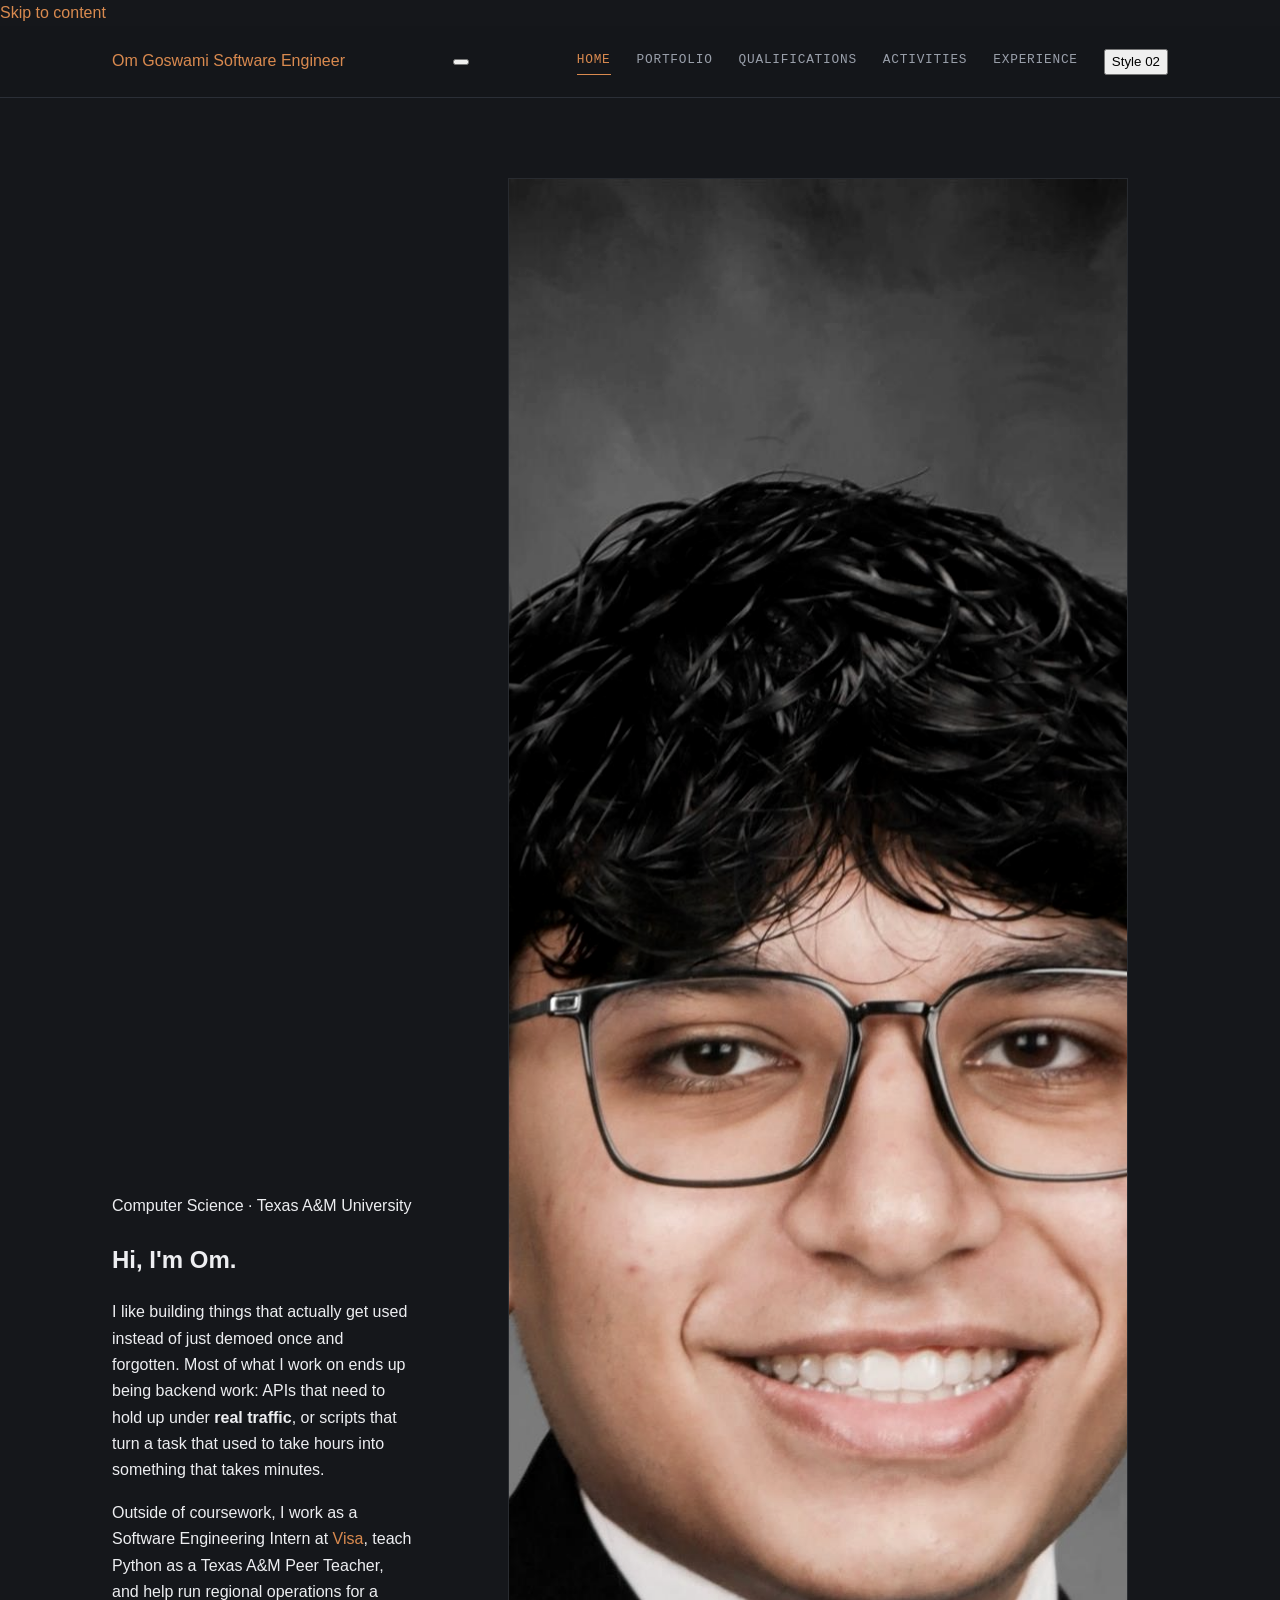
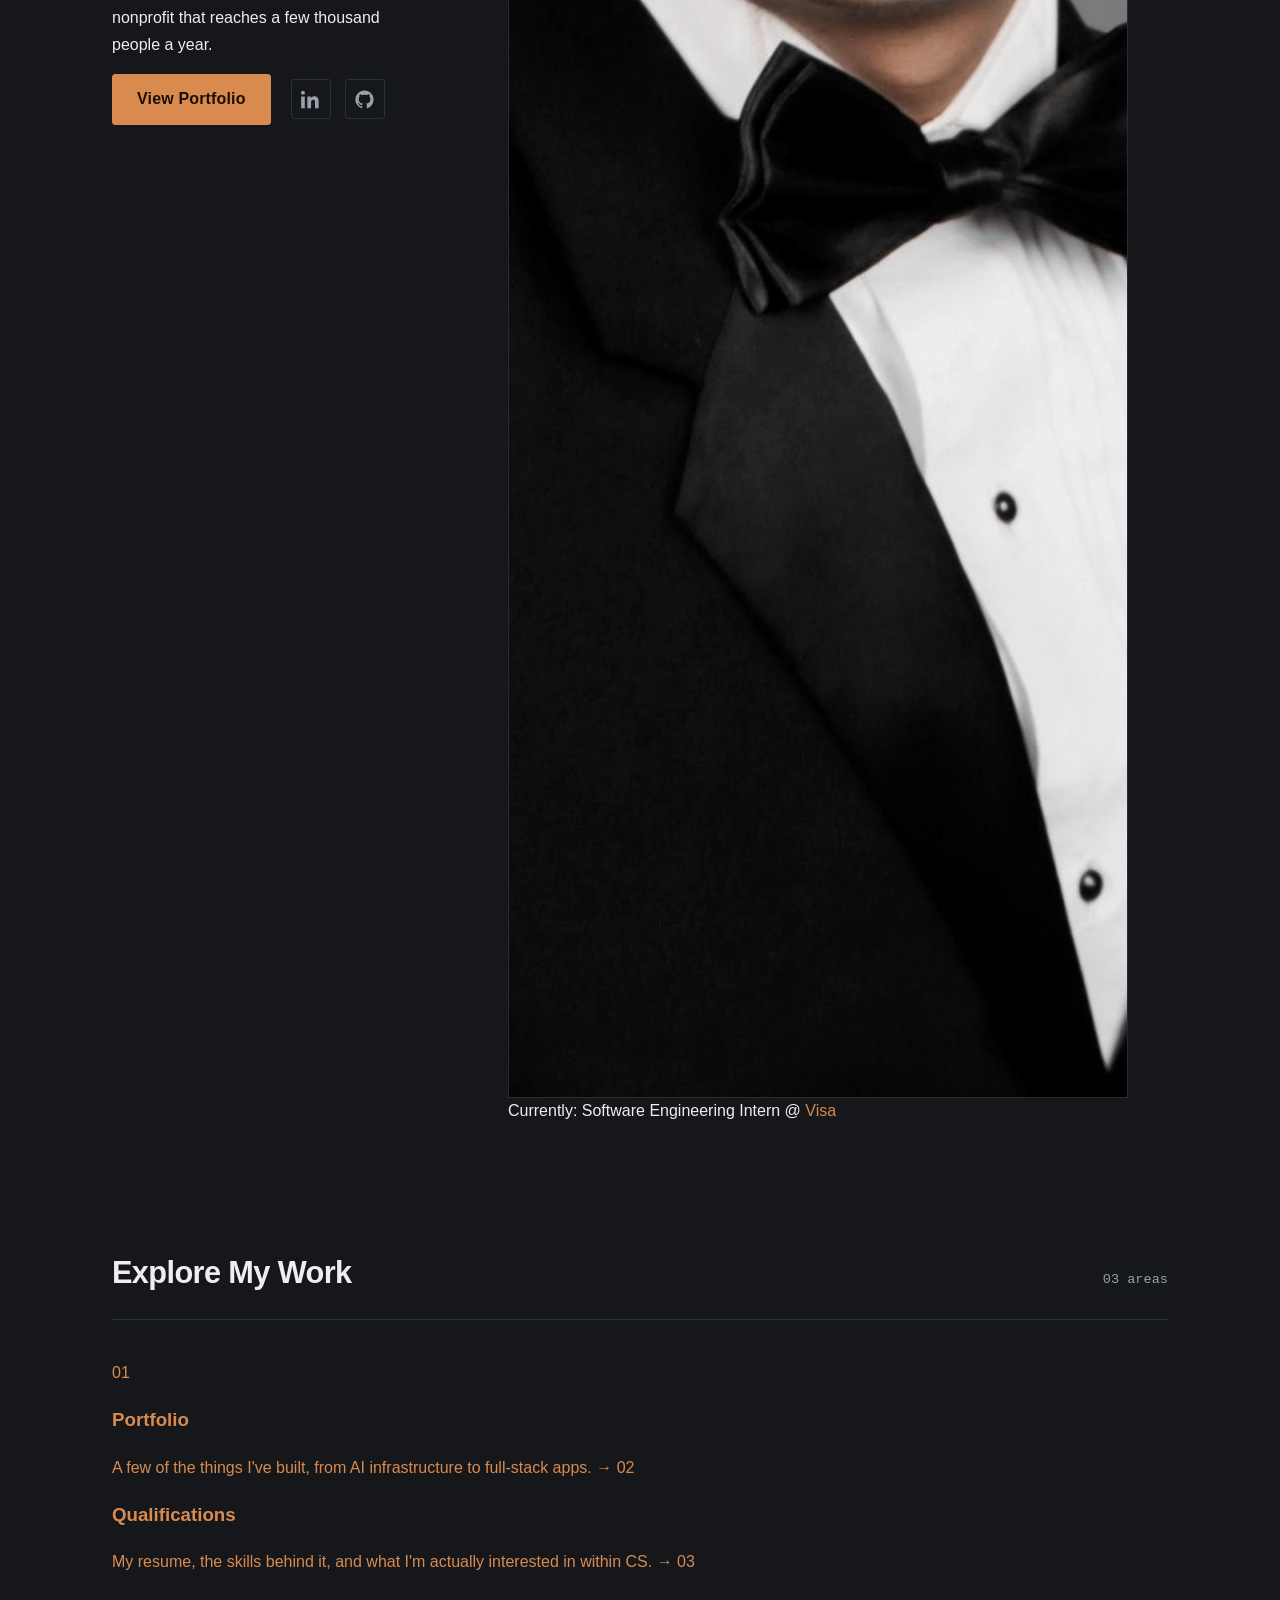
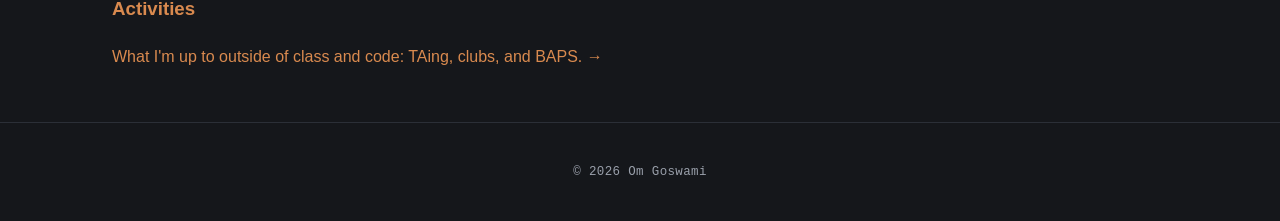
<file: index.html>
<!DOCTYPE html>
<html lang="en">
<head>
<meta charset="UTF-8">
<meta name="viewport" content="width=device-width, initial-scale=1.0">
<meta name="description" content="Om Goswami, a Computer Science student at Texas A&#38;M University and Software Engineering Intern at Visa. Backend systems, AI infrastructure, and production software.">
<link rel="icon" href="data:image/svg+xml,%3Csvg xmlns='http://www.w3.org/2000/svg' viewBox='0 0 100 100'%3E%3Crect width='100' height='100' rx='18' fill='%23d9824a'/%3E%3Ctext x='50' y='69' font-family='Georgia, serif' font-size='58' font-weight='700' fill='%23241f18' text-anchor='middle'%3EO%3C/text%3E%3C/svg%3E">
<link rel="preconnect" href="https://fonts.googleapis.com">
<link rel="preconnect" href="https://fonts.gstatic.com" crossorigin>
<link href="https://fonts.googleapis.com/css2?family=Archivo:wght@400;500;600;700;800&amp;family=Spectral:ital,wght@0,400;0,500;0,600;0,700;1,400;1,500&amp;display=swap" rel="stylesheet">
<link rel="stylesheet" href="style1.css" id="style1-sheet">
<link rel="stylesheet" href="style2.css" id="style2-sheet" disabled>
<script src="assets/style-init.js"></script>
<title>Om Goswami</title>
</head>
<body>

<a class="skip-link" href="#main">Skip to content</a>

<header class="site-header">
    <div class="page-wrap header-row">
        <a class="site-mark" href="index.html">
            <span class="site-mark-name">Om Goswami</span>
            <span class="site-mark-role">Software Engineer</span>
        </a>
        <button class="nav-toggle" type="button" aria-expanded="false" aria-controls="site-nav" aria-label="Toggle navigation">
            <span></span><span></span><span></span>
        </button>
        <nav class="site-nav" id="site-nav">
            <a href="index.html" class="active" aria-current="page">Home</a>
            <a href="portfolio.html">Portfolio</a>
            <a href="qualifications.html">Qualifications</a>
            <a href="activities.html">Activities</a>
            <a href="sandbox.html">Experience</a>
            <button id="styleToggle" class="style-toggle" type="button" aria-label="Switch visual style">
                <span class="style-toggle-track"><span class="style-toggle-thumb"></span></span>
                <span class="style-toggle-label">Style <span id="styleToggleValue">02</span></span>
            </button>
        </nav>
    </div>
</header>

<main class="page-wrap" id="main">

    <section class="hero">
        <div class="hero-copy">
            <p class="hero-kicker">Computer Science &middot; Texas A&amp;M University</p>
            <h1 class="hero-heading">Hi, I'm Om.</h1>
            <div class="hero-text">
                <p class="hero-lede">I like building things that actually get used instead of just demoed once and forgotten. Most of what I work on ends up being backend work: APIs that need to hold up under <strong>real traffic</strong>, or scripts that turn a task that used to take hours into something that takes minutes.</p>
                <p class="hero-lede">Outside of coursework, I work as a Software Engineering Intern at <a href="https://usa.visa.com" target="_blank" rel="noopener">Visa</a>, teach Python as a Texas A&amp;M Peer Teacher, and help run regional operations for a nonprofit that reaches a few thousand people a year.</p>
                <div class="hero-actions">
                    <a class="btn btn-primary" href="portfolio.html">View Portfolio</a>
                    <div class="social-links">
                        <a class="social-link" href="https://www.linkedin.com/in/ogoswami" target="_blank" rel="noopener" aria-label="LinkedIn">
                            <svg viewBox="0 0 24 24" fill="currentColor" aria-hidden="true"><path d="M4.98 3.5C4.98 4.88 3.87 6 2.5 6S0 4.88 0 3.5 1.12 1 2.5 1s2.48 1.12 2.48 2.5zM.22 8.24h4.56V23H.22V8.24zM8.02 8.24h4.37v2.01h.06c.61-1.15 2.1-2.36 4.32-2.36 4.62 0 5.47 3.04 5.47 6.99V23h-4.56v-6.94c0-1.66-.03-3.79-2.31-3.79-2.32 0-2.68 1.81-2.68 3.67V23H8.02V8.24z"></path></svg>
                        </a>
                        <a class="social-link" href="https://github.com/omgoswami24" target="_blank" rel="noopener" aria-label="GitHub">
                            <svg viewBox="0 0 24 24" fill="currentColor" aria-hidden="true"><path d="M12 .5C5.65.5.5 5.65.5 12c0 5.08 3.29 9.39 7.86 10.91.57.11.78-.25.78-.55 0-.27-.01-1.16-.02-2.11-3.2.7-3.88-1.36-3.88-1.36-.52-1.33-1.28-1.68-1.28-1.68-1.04-.72.08-.7.08-.7 1.16.08 1.77 1.19 1.77 1.19 1.03 1.77 2.7 1.26 3.36.96.1-.75.4-1.26.73-1.55-2.55-.29-5.24-1.28-5.24-5.69 0-1.26.45-2.28 1.19-3.09-.12-.29-.52-1.47.11-3.06 0 0 .97-.31 3.18 1.18a11 11 0 0 1 5.79 0c2.2-1.49 3.17-1.18 3.17-1.18.63 1.59.23 2.77.11 3.06.74.81 1.19 1.83 1.19 3.09 0 4.42-2.7 5.4-5.26 5.68.41.36.78 1.08.78 2.17 0 1.57-.01 2.83-.01 3.22 0 .3.2.67.79.55C20.21 21.38 23.5 17.07 23.5 12c0-6.35-5.15-11.5-11.5-11.5z"></path></svg>
                        </a>
                    </div>
                </div>
            </div>
        </div>
        <figure class="hero-portrait">
            <img class="hero-photo" src="photo.jpg" alt="Portrait of Om Goswami" width="1800" height="2520">
            <figcaption class="hero-caption">Currently: Software Engineering Intern @ <a href="https://usa.visa.com" target="_blank" rel="noopener">Visa</a></figcaption>
        </figure>
    </section>

    <section class="section" aria-labelledby="work-heading">
        <div class="section-heading">
            <h2 class="section-title" id="work-heading">Explore My Work</h2>
            <span class="section-count">03 areas</span>
        </div>
        <div class="index-list">

            <a class="index-row index-row--featured" href="portfolio.html">
                <span class="index-num">01</span>
                <span class="index-body">
                    <h3 class="index-title">Portfolio</h3>
                    <span class="index-desc">A few of the things I've built, from AI infrastructure to full-stack apps.</span>
                </span>
                <span class="index-arrow" aria-hidden="true">&rarr;</span>
            </a>

            <a class="index-row" href="qualifications.html">
                <span class="index-num">02</span>
                <span class="index-body">
                    <h3 class="index-title">Qualifications</h3>
                    <span class="index-desc">My resume, the skills behind it, and what I'm actually interested in within CS.</span>
                </span>
                <span class="index-arrow" aria-hidden="true">&rarr;</span>
            </a>

            <a class="index-row" href="activities.html">
                <span class="index-num">03</span>
                <span class="index-body">
                    <h3 class="index-title">Activities</h3>
                    <span class="index-desc">What I'm up to outside of class and code: TAing, clubs, and BAPS.</span>
                </span>
                <span class="index-arrow" aria-hidden="true">&rarr;</span>
            </a>

        </div>
    </section>

</main>

<footer class="site-footer">
    <div class="page-wrap">
        <p>&copy; 2026 Om Goswami</p>
    </div>
</footer>

<script src="assets/site.js" defer></script>

</body>
</html>
</file>
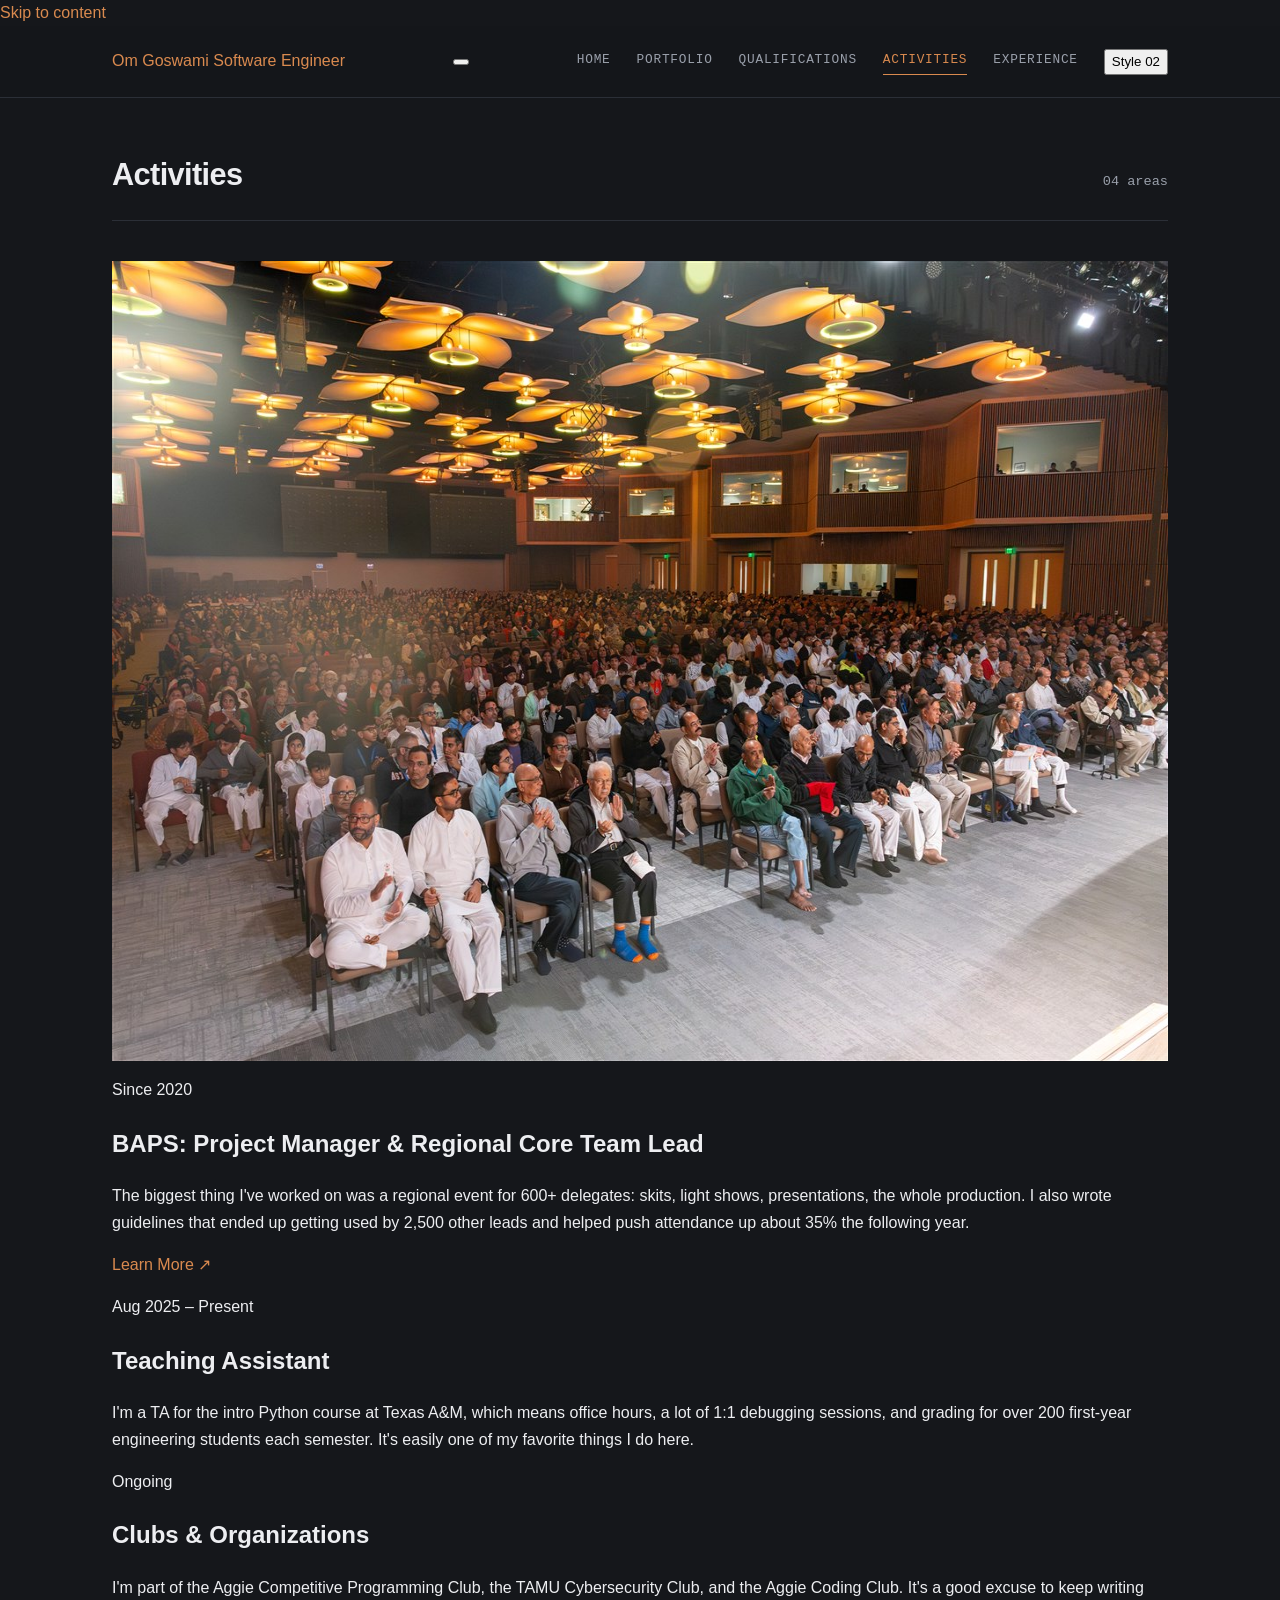
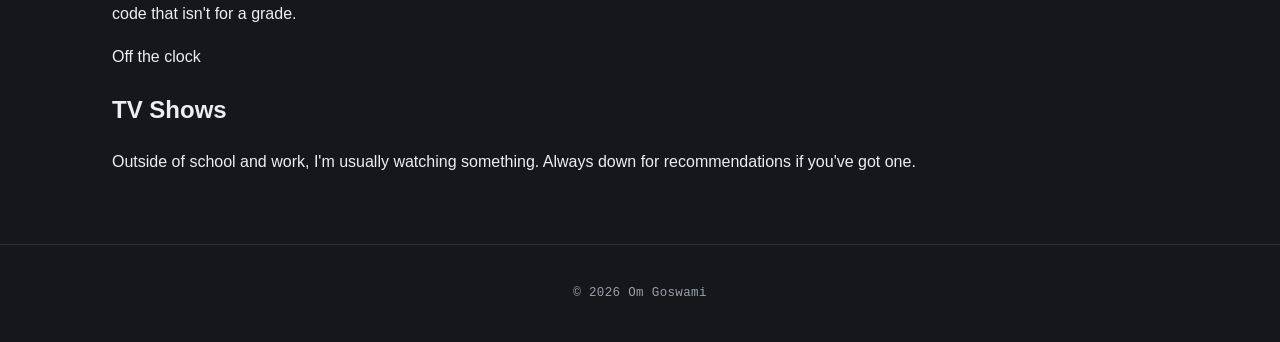
<file: activities.html>
<!DOCTYPE html>
<html lang="en">
<head>
<meta charset="UTF-8">
<meta name="viewport" content="width=device-width, initial-scale=1.0">
<meta name="description" content="Om Goswami's activities outside of coursework: student organizations, teaching, community leadership with BAPS, and personal interests.">
<link rel="icon" href="data:image/svg+xml,%3Csvg xmlns='http://www.w3.org/2000/svg' viewBox='0 0 100 100'%3E%3Crect width='100' height='100' rx='18' fill='%23d9824a'/%3E%3Ctext x='50' y='69' font-family='Georgia, serif' font-size='58' font-weight='700' fill='%23241f18' text-anchor='middle'%3EO%3C/text%3E%3C/svg%3E">
<link rel="preconnect" href="https://fonts.googleapis.com">
<link rel="preconnect" href="https://fonts.gstatic.com" crossorigin>
<link href="https://fonts.googleapis.com/css2?family=Archivo:wght@400;500;600;700;800&amp;family=Spectral:ital,wght@0,400;0,500;0,600;0,700;1,400;1,500&amp;display=swap" rel="stylesheet">
<link rel="stylesheet" href="style1.css" id="style1-sheet">
<link rel="stylesheet" href="style2.css" id="style2-sheet" disabled>
<script src="assets/style-init.js"></script>
<title>Om Goswami &middot; Activities</title>
</head>
<body>

<a class="skip-link" href="#main">Skip to content</a>

<header class="site-header">
    <div class="page-wrap header-row">
        <a class="site-mark" href="index.html">
            <span class="site-mark-name">Om Goswami</span>
            <span class="site-mark-role">Software Engineer</span>
        </a>
        <button class="nav-toggle" type="button" aria-expanded="false" aria-controls="site-nav" aria-label="Toggle navigation">
            <span></span><span></span><span></span>
        </button>
        <nav class="site-nav" id="site-nav">
            <a href="index.html">Home</a>
            <a href="portfolio.html">Portfolio</a>
            <a href="qualifications.html">Qualifications</a>
            <a href="activities.html" class="active" aria-current="page">Activities</a>
            <a href="sandbox.html">Experience</a>
            <button id="styleToggle" class="style-toggle" type="button" aria-label="Switch visual style">
                <span class="style-toggle-track"><span class="style-toggle-thumb"></span></span>
                <span class="style-toggle-label">Style <span id="styleToggleValue">02</span></span>
            </button>
        </nav>
    </div>
</header>

<main class="page-wrap" id="main">

    <section class="section">
        <div class="section-heading">
            <h1 class="section-title">Activities</h1>
            <span class="section-count">04 areas</span>
        </div>

        <div class="activities-grid">

            <article class="activity activity--feature">
                <div class="activity-photo-frame">
                    <img class="activity-photo" src="mandir.jpg" alt="BAPS regional event with delegates gathered for a presentation" width="1200" height="800">
                </div>
                <div>
                    <p class="activity-eyebrow">Since 2020</p>
                    <h2 class="activity-title">BAPS: Project Manager &amp; Regional Core Team Lead</h2>
                    <p class="activity-desc">The biggest thing I've worked on was a regional event for 600+ delegates: skits, light shows, presentations, the whole production. I also wrote guidelines that ended up getting used by 2,500 other leads and helped push attendance up about 35% the following year.</p>
                    <p class="activity-links"><a href="https://www.baps.org" target="_blank" rel="noopener">Learn More &#8599;</a></p>
                </div>
            </article>

            <article class="activity">
                <p class="activity-eyebrow">Aug 2025 &ndash; Present</p>
                <h2 class="activity-title">Teaching Assistant</h2>
                <p class="activity-desc">I'm a TA for the intro Python course at Texas A&amp;M, which means office hours, a lot of 1:1 debugging sessions, and grading for over 200 first-year engineering students each semester. It's easily one of my favorite things I do here.</p>
            </article>

            <article class="activity">
                <p class="activity-eyebrow">Ongoing</p>
                <h2 class="activity-title">Clubs &amp; Organizations</h2>
                <p class="activity-desc">I'm part of the Aggie Competitive Programming Club, the TAMU Cybersecurity Club, and the Aggie Coding Club. It's a good excuse to keep writing code that isn't for a grade.</p>
            </article>

            <article class="activity activity--minor">
                <p class="activity-eyebrow">Off the clock</p>
                <h2 class="activity-title">TV Shows</h2>
                <p class="activity-desc">Outside of school and work, I'm usually watching something. Always down for recommendations if you've got one.</p>
            </article>

        </div>
    </section>

</main>

<footer class="site-footer">
    <div class="page-wrap">
        <p>&copy; 2026 Om Goswami</p>
    </div>
</footer>

<script src="assets/site.js" defer></script>

</body>
</html>
</file>
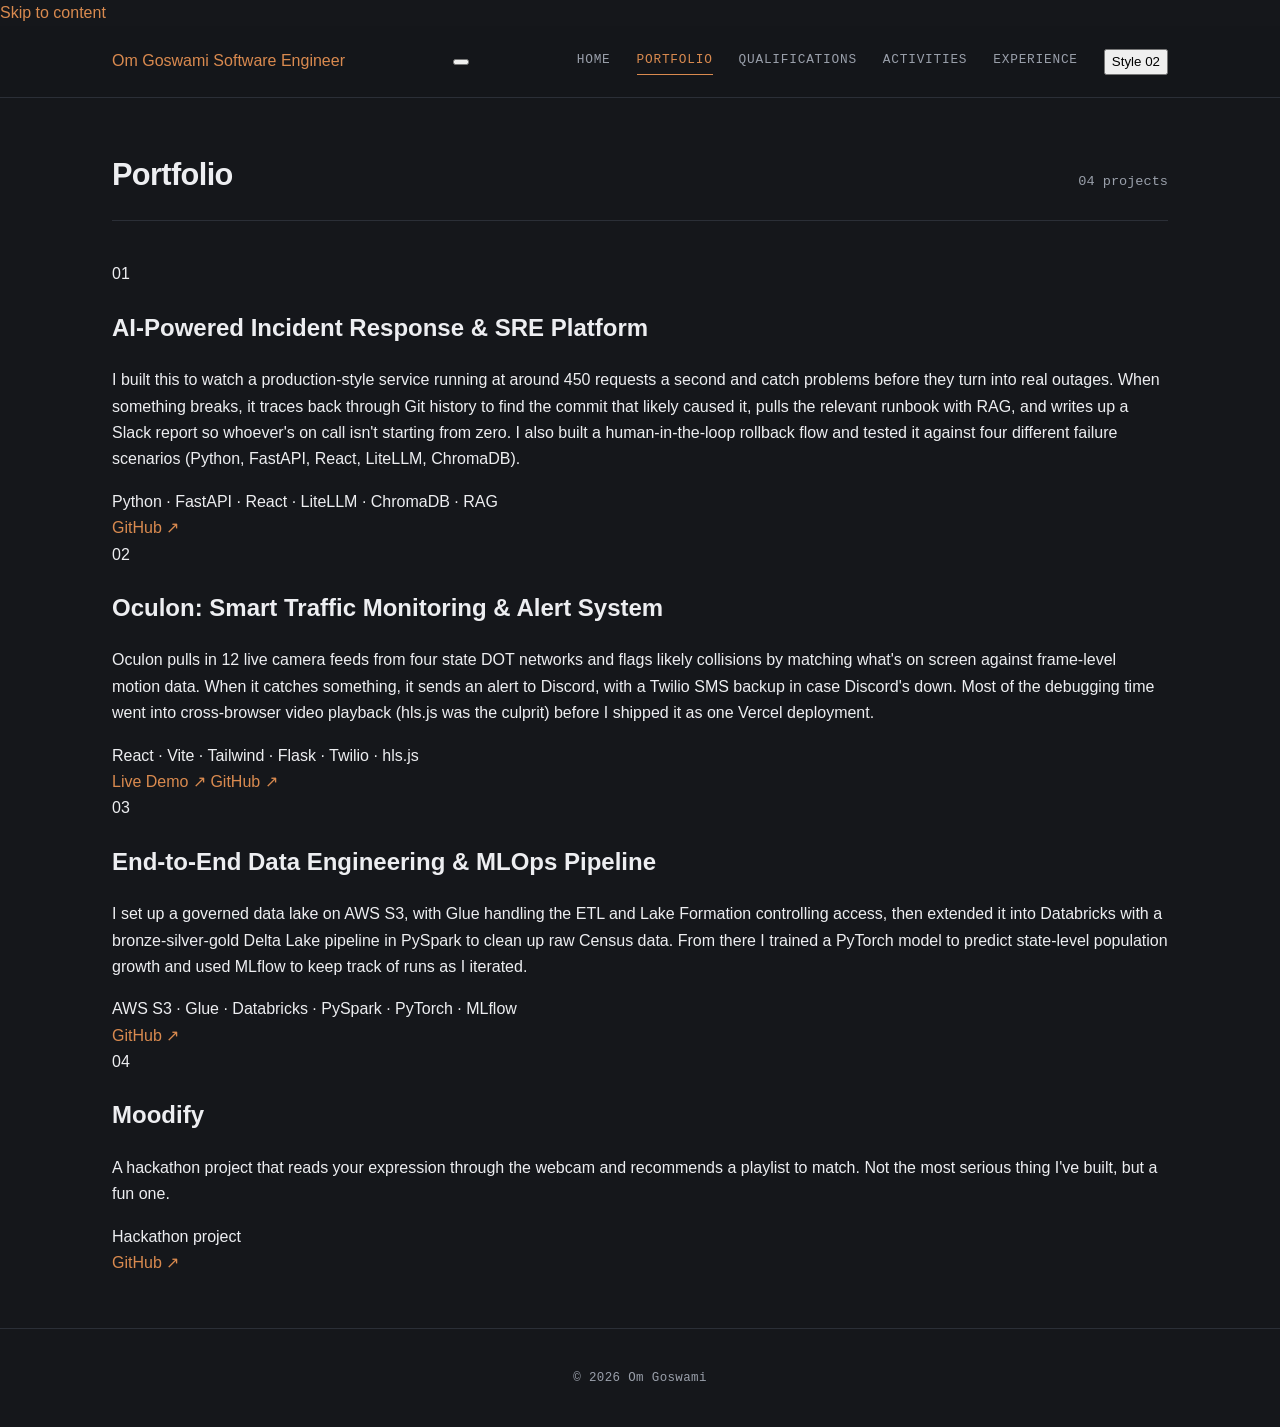
<file: portfolio.html>
<!DOCTYPE html>
<html lang="en">
<head>
<meta charset="UTF-8">
<meta name="viewport" content="width=device-width, initial-scale=1.0">
<meta name="description" content="Selected software projects by Om Goswami: AI infrastructure, incident response tooling, data engineering pipelines, and full-stack applications.">
<link rel="icon" href="data:image/svg+xml,%3Csvg xmlns='http://www.w3.org/2000/svg' viewBox='0 0 100 100'%3E%3Crect width='100' height='100' rx='18' fill='%23d9824a'/%3E%3Ctext x='50' y='69' font-family='Georgia, serif' font-size='58' font-weight='700' fill='%23241f18' text-anchor='middle'%3EO%3C/text%3E%3C/svg%3E">
<link rel="preconnect" href="https://fonts.googleapis.com">
<link rel="preconnect" href="https://fonts.gstatic.com" crossorigin>
<link href="https://fonts.googleapis.com/css2?family=Archivo:wght@400;500;600;700;800&amp;family=Spectral:ital,wght@0,400;0,500;0,600;0,700;1,400;1,500&amp;display=swap" rel="stylesheet">
<link rel="stylesheet" href="style1.css" id="style1-sheet">
<link rel="stylesheet" href="style2.css" id="style2-sheet" disabled>
<script src="assets/style-init.js"></script>
<title>Om Goswami &middot; Portfolio</title>
</head>
<body>

<a class="skip-link" href="#main">Skip to content</a>

<header class="site-header">
    <div class="page-wrap header-row">
        <a class="site-mark" href="index.html">
            <span class="site-mark-name">Om Goswami</span>
            <span class="site-mark-role">Software Engineer</span>
        </a>
        <button class="nav-toggle" type="button" aria-expanded="false" aria-controls="site-nav" aria-label="Toggle navigation">
            <span></span><span></span><span></span>
        </button>
        <nav class="site-nav" id="site-nav">
            <a href="index.html">Home</a>
            <a href="portfolio.html" class="active" aria-current="page">Portfolio</a>
            <a href="qualifications.html">Qualifications</a>
            <a href="activities.html">Activities</a>
            <a href="sandbox.html">Experience</a>
            <button id="styleToggle" class="style-toggle" type="button" aria-label="Switch visual style">
                <span class="style-toggle-track"><span class="style-toggle-thumb"></span></span>
                <span class="style-toggle-label">Style <span id="styleToggleValue">02</span></span>
            </button>
        </nav>
    </div>
</header>

<main class="page-wrap" id="main">

    <section class="section">
        <div class="section-heading">
            <h1 class="section-title">Portfolio</h1>
            <span class="section-count">04 projects</span>
        </div>

        <div class="project-list">

            <article class="project">
                <div class="project-head">
                    <span class="project-num">01</span>
                    <h2 class="project-title">AI-Powered Incident Response &amp; SRE Platform</h2>
                </div>
                <p class="project-desc">I built this to watch a production-style service running at around 450 requests a second and catch problems before they turn into real outages. When something breaks, it traces back through Git history to find the commit that likely caused it, pulls the relevant runbook with RAG, and writes up a Slack report so whoever's on call isn't starting from zero. I also built a human-in-the-loop rollback flow and tested it against four different failure scenarios (Python, FastAPI, React, LiteLLM, ChromaDB).</p>
                <div class="project-meta">
                    <span class="project-stack">Python &middot; FastAPI &middot; React &middot; LiteLLM &middot; ChromaDB &middot; RAG</span>
                    <div class="project-links">
                        <a href="https://github.com/omgoswami24" target="_blank" rel="noopener">GitHub &#8599;</a>
                    </div>
                </div>
            </article>

            <article class="project">
                <div class="project-head">
                    <span class="project-num">02</span>
                    <h2 class="project-title">Oculon: Smart Traffic Monitoring &amp; Alert System</h2>
                </div>
                <p class="project-desc">Oculon pulls in 12 live camera feeds from four state DOT networks and flags likely collisions by matching what's on screen against frame-level motion data. When it catches something, it sends an alert to Discord, with a Twilio SMS backup in case Discord's down. Most of the debugging time went into cross-browser video playback (hls.js was the culprit) before I shipped it as one Vercel deployment.</p>
                <div class="project-meta">
                    <span class="project-stack">React &middot; Vite &middot; Tailwind &middot; Flask &middot; Twilio &middot; hls.js</span>
                    <div class="project-links">
                        <a href="https://omgoswami-om25.vercel.app" target="_blank" rel="noopener">Live Demo &#8599;</a>
                        <a href="https://github.com/omgoswami24" target="_blank" rel="noopener">GitHub &#8599;</a>
                    </div>
                </div>
            </article>

            <article class="project">
                <div class="project-head">
                    <span class="project-num">03</span>
                    <h2 class="project-title">End-to-End Data Engineering &amp; MLOps Pipeline</h2>
                </div>
                <p class="project-desc">I set up a governed data lake on AWS S3, with Glue handling the ETL and Lake Formation controlling access, then extended it into Databricks with a bronze-silver-gold Delta Lake pipeline in PySpark to clean up raw Census data. From there I trained a PyTorch model to predict state-level population growth and used MLflow to keep track of runs as I iterated.</p>
                <div class="project-meta">
                    <span class="project-stack">AWS S3 &middot; Glue &middot; Databricks &middot; PySpark &middot; PyTorch &middot; MLflow</span>
                    <div class="project-links">
                        <a href="https://github.com/omgoswami24" target="_blank" rel="noopener">GitHub &#8599;</a>
                    </div>
                </div>
            </article>

            <article class="project">
                <div class="project-head">
                    <span class="project-num">04</span>
                    <h2 class="project-title">Moodify</h2>
                </div>
                <p class="project-desc">A hackathon project that reads your expression through the webcam and recommends a playlist to match. Not the most serious thing I've built, but a fun one.</p>
                <div class="project-meta">
                    <span class="project-stack">Hackathon project</span>
                    <div class="project-links">
                        <a href="https://github.com/omgoswami24" target="_blank" rel="noopener">GitHub &#8599;</a>
                    </div>
                </div>
            </article>

        </div>
    </section>

</main>

<footer class="site-footer">
    <div class="page-wrap">
        <p>&copy; 2026 Om Goswami</p>
    </div>
</footer>

<script src="assets/site.js" defer></script>

</body>
</html>
</file>
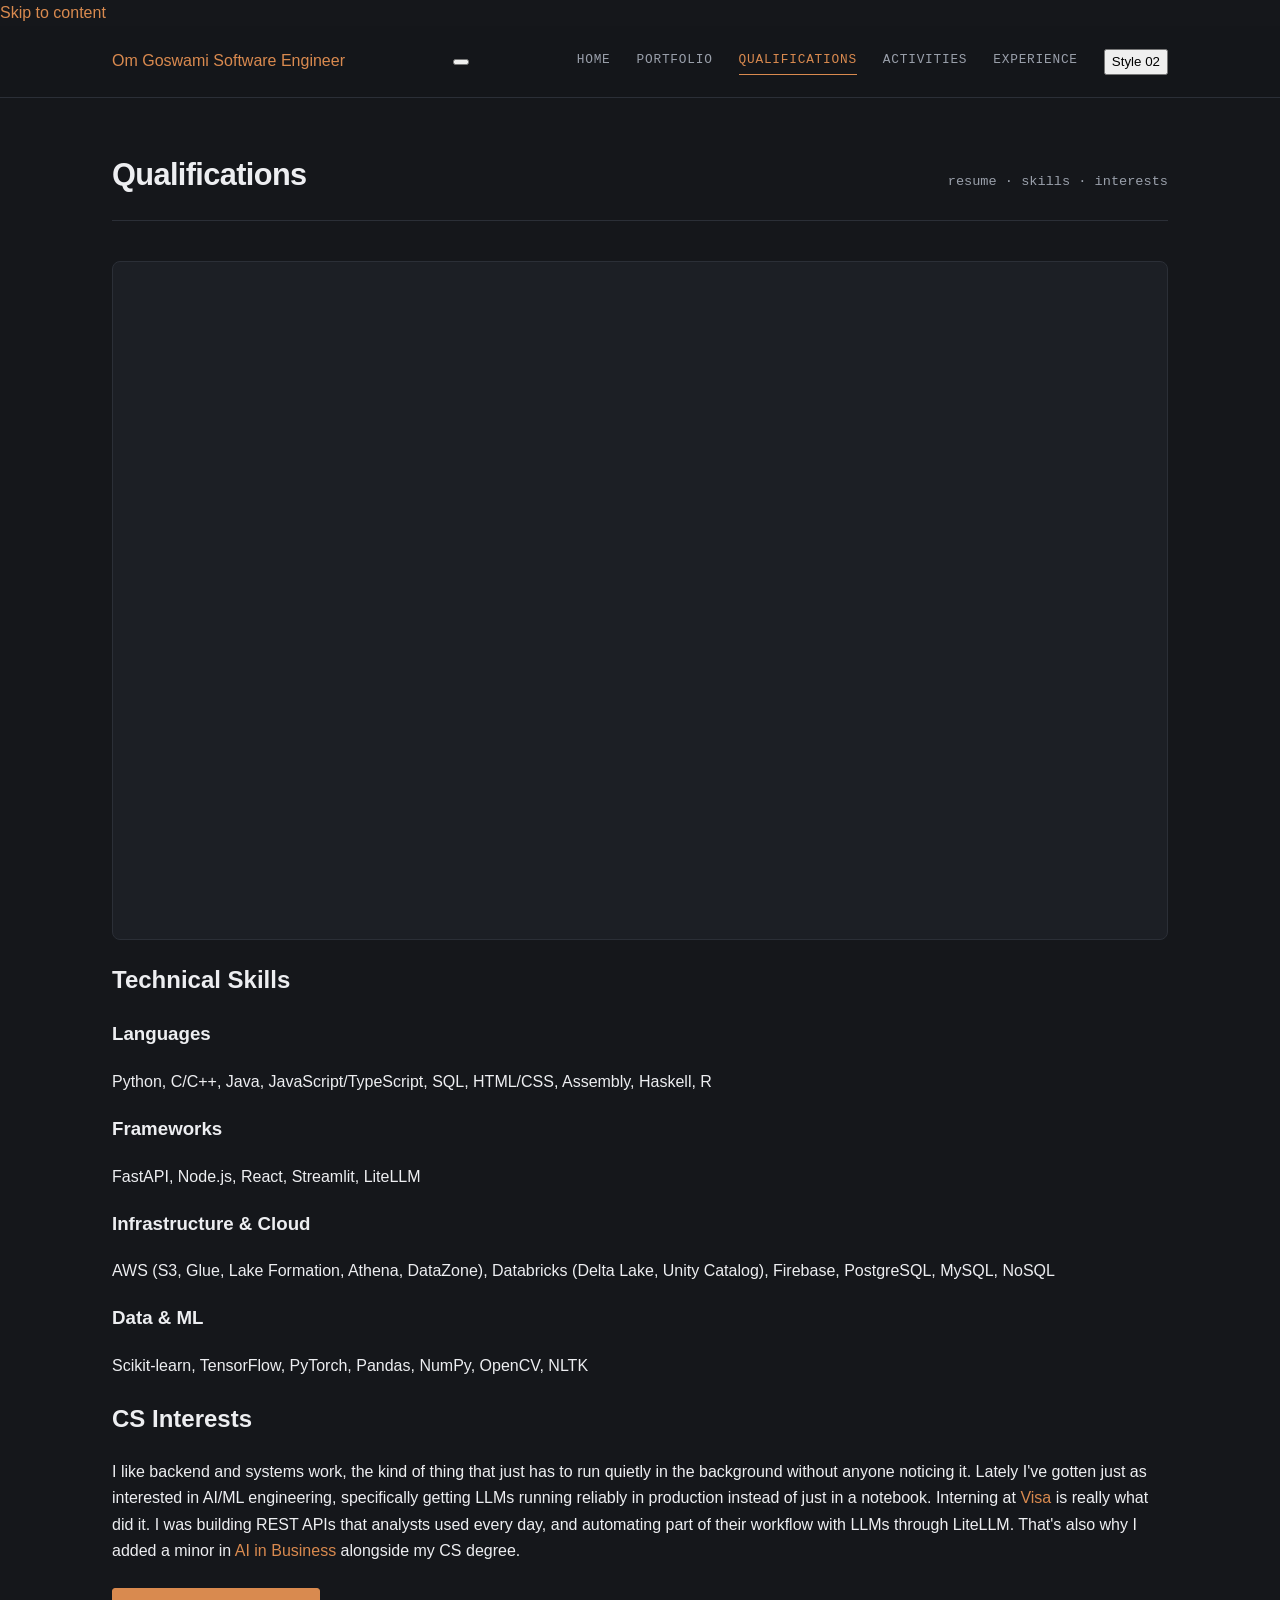
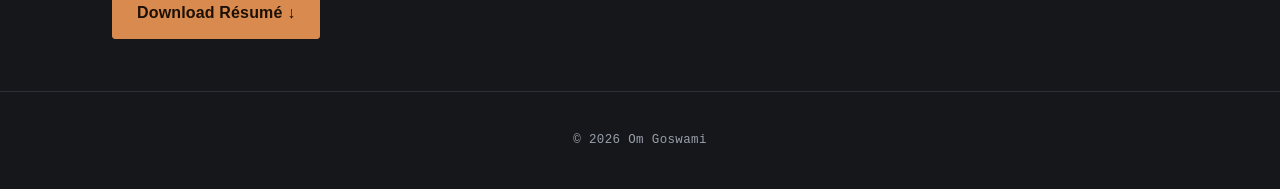
<file: qualifications.html>
<!DOCTYPE html>
<html lang="en">
<head>
<meta charset="UTF-8">
<meta name="viewport" content="width=device-width, initial-scale=1.0">
<meta name="description" content="Om Goswami's resume, technical skill inventory, and CS interests spanning backend systems and applied AI/ML engineering.">
<link rel="icon" href="data:image/svg+xml,%3Csvg xmlns='http://www.w3.org/2000/svg' viewBox='0 0 100 100'%3E%3Crect width='100' height='100' rx='18' fill='%23d9824a'/%3E%3Ctext x='50' y='69' font-family='Georgia, serif' font-size='58' font-weight='700' fill='%23241f18' text-anchor='middle'%3EO%3C/text%3E%3C/svg%3E">
<link rel="preconnect" href="https://fonts.googleapis.com">
<link rel="preconnect" href="https://fonts.gstatic.com" crossorigin>
<link href="https://fonts.googleapis.com/css2?family=Archivo:wght@400;500;600;700;800&amp;family=Spectral:ital,wght@0,400;0,500;0,600;0,700;1,400;1,500&amp;display=swap" rel="stylesheet">
<link rel="stylesheet" href="style1.css" id="style1-sheet">
<link rel="stylesheet" href="style2.css" id="style2-sheet" disabled>
<script src="assets/style-init.js"></script>
<title>Om Goswami &middot; Qualifications</title>
</head>
<body>

<a class="skip-link" href="#main">Skip to content</a>

<header class="site-header">
    <div class="page-wrap header-row">
        <a class="site-mark" href="index.html">
            <span class="site-mark-name">Om Goswami</span>
            <span class="site-mark-role">Software Engineer</span>
        </a>
        <button class="nav-toggle" type="button" aria-expanded="false" aria-controls="site-nav" aria-label="Toggle navigation">
            <span></span><span></span><span></span>
        </button>
        <nav class="site-nav" id="site-nav">
            <a href="index.html">Home</a>
            <a href="portfolio.html">Portfolio</a>
            <a href="qualifications.html" class="active" aria-current="page">Qualifications</a>
            <a href="activities.html">Activities</a>
            <a href="sandbox.html">Experience</a>
            <button id="styleToggle" class="style-toggle" type="button" aria-label="Switch visual style">
                <span class="style-toggle-track"><span class="style-toggle-thumb"></span></span>
                <span class="style-toggle-label">Style <span id="styleToggleValue">02</span></span>
            </button>
        </nav>
    </div>
</header>

<main class="page-wrap" id="main">

    <section class="section">
        <div class="section-heading">
            <h1 class="section-title">Qualifications</h1>
            <span class="section-count">resume &middot; skills &middot; interests</span>
        </div>

        <div class="qual-layout">

            <div class="qual-resume">
                <iframe src="https://drive.google.com/file/d/1731EPcQfVVk3K4AFzb8M4-44n2rOvIVD/preview" title="Om Goswami Resume PDF" loading="lazy"></iframe>
            </div>

            <div class="qual-side">

                <h2 class="qual-section-title">Technical Skills</h2>
                <div class="skills-inventory">
                    <div class="skill-group">
                        <h3 class="skill-label">Languages</h3>
                        <p class="skill-list">Python, C/C++, Java, JavaScript/TypeScript, SQL, HTML/CSS, Assembly, Haskell, R</p>
                    </div>
                    <div class="skill-group">
                        <h3 class="skill-label">Frameworks</h3>
                        <p class="skill-list">FastAPI, Node.js, React, Streamlit, LiteLLM</p>
                    </div>
                    <div class="skill-group">
                        <h3 class="skill-label">Infrastructure &amp; Cloud</h3>
                        <p class="skill-list">AWS (S3, Glue, Lake Formation, Athena, DataZone), Databricks (Delta Lake, Unity Catalog), Firebase, PostgreSQL, MySQL, NoSQL</p>
                    </div>
                    <div class="skill-group">
                        <h3 class="skill-label">Data &amp; ML</h3>
                        <p class="skill-list">Scikit-learn, TensorFlow, PyTorch, Pandas, NumPy, OpenCV, NLTK</p>
                    </div>
                </div>

                <div class="qual-note">
                    <h2>CS Interests</h2>
                    <p>I like backend and systems work, the kind of thing that just has to run quietly in the background without anyone noticing it. Lately I've gotten just as interested in AI/ML engineering, specifically getting LLMs running reliably in production instead of just in a notebook. Interning at <a href="https://usa.visa.com" target="_blank" rel="noopener">Visa</a> is really what did it. I was building REST APIs that analysts used every day, and automating part of their workflow with LLMs through LiteLLM. That's also why I added a minor in <a href="https://cse.tamu.edu" target="_blank" rel="noopener">AI in Business</a> alongside my CS degree.</p>
                </div>

                <a class="btn btn-ghost" href="Goswami_Om_Resume.pdf" download>Download R&eacute;sum&eacute; &darr;</a>

            </div>

        </div>
    </section>

</main>

<footer class="site-footer">
    <div class="page-wrap">
        <p>&copy; 2026 Om Goswami</p>
    </div>
</footer>

<script src="assets/site.js" defer></script>

</body>
</html>
</file>
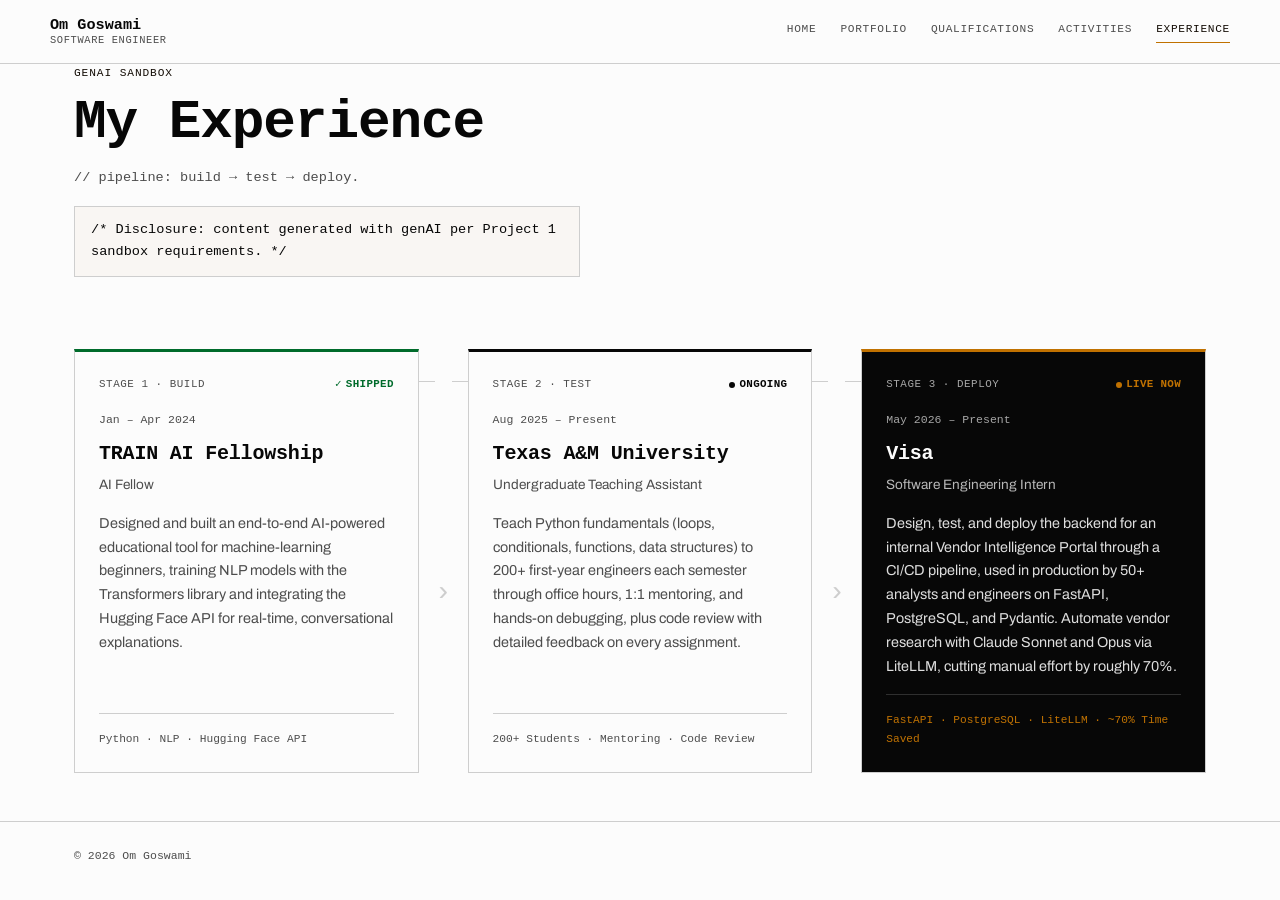
<file: sandbox.html>
<!DOCTYPE html>
<html lang="en">
<head>
<meta charset="UTF-8">
<meta name="viewport" content="width=device-width, initial-scale=1.0">
<meta name="description" content="Three entries in Om Goswami's path as a software engineer, most recent first: a production internship at Visa back to an AI fellowship.">
<link rel="icon" href="data:image/svg+xml,%3Csvg xmlns='http://www.w3.org/2000/svg' viewBox='0 0 100 100'%3E%3Crect width='100' height='100' rx='18' fill='%23d9824a'/%3E%3Ctext x='50' y='69' font-family='Georgia, serif' font-size='58' font-weight='700' fill='%23241f18' text-anchor='middle'%3EO%3C/text%3E%3C/svg%3E">
<link rel="preconnect" href="https://fonts.googleapis.com">
<link rel="preconnect" href="https://fonts.gstatic.com" crossorigin>
<link href="https://fonts.googleapis.com/css2?family=Archivo:wght@400;500;600;700;800&amp;display=swap" rel="stylesheet">
<title>Om Goswami: Experience</title>
<style>
/* ===================================================================
   Om Goswami: Personal Website
   Experience page only: "Record", a fixed third identity for the
   course-required GenAI sandbox page. Per the assignment, this page's
   styling is inline here rather than in the two required external
   stylesheets, and it does not participate in the Style 1 / Style 2
   toggle used by the rest of the site.
   =================================================================== */

*, *::before, *::after {
    box-sizing: border-box;
}

html {
    scroll-behavior: smooth;
}

:root {
    --bg: oklch(99% 0 0);
    --surface: oklch(97.5% 0.005 75);
    --ink: oklch(13% 0 0);
    --ink-muted: oklch(42% 0 0);
    --border: oklch(85% 0 0);
    --accent: oklch(62% 0.16 71);
    --accent-ink: oklch(16% 0.02 71);
    --add: oklch(58% 0.14 149);
    --add-on-light: oklch(46% 0.13 149);

    --font-mono: ui-monospace, "SF Mono", "SFMono-Regular", Consolas, "Liberation Mono", Menlo, monospace;
    --font-body: "Archivo", -apple-system, BlinkMacSystemFont, "Segoe UI", Roboto, Helvetica, Arial, sans-serif;

    --space-1: 0.25rem;
    --space-2: 0.5rem;
    --space-3: 0.75rem;
    --space-4: 1rem;
    --space-5: 1.5rem;
    --space-6: 2rem;
    --space-7: 3rem;
    --space-8: 4rem;

    --ease-out-expo: cubic-bezier(0.16, 1, 0.3, 1);
}

body {
    margin: 0;
    padding: 0;
    background-color: var(--bg);
    color: var(--ink);
    font-family: var(--font-body);
    line-height: 1.65;
}

a {
    color: var(--accent-ink);
    text-decoration-color: var(--accent);
    text-decoration-thickness: 1px;
}

a:hover {
    color: var(--accent-ink);
}

::selection {
    background-color: var(--accent);
    color: var(--accent-ink);
}

:focus-visible {
    outline: 2px solid var(--accent);
    outline-offset: 3px;
}

.skip-link {
    position: absolute;
    left: var(--space-4);
    top: -48px;
    background-color: var(--ink);
    color: var(--bg);
    padding: var(--space-2) var(--space-4);
    z-index: 100;
    transition: top 250ms var(--ease-out-expo);
}

.skip-link:focus {
    top: var(--space-4);
}

.page-wrap {
    max-width: 1180px;
    margin: 0 auto;
    padding: 0 var(--space-5);
}

.record-intro {
    max-width: 680px;
}

/* ---------- Header ---------- */

.site-header {
    background-color: var(--bg);
    border-bottom: 1px solid var(--border);
    position: sticky;
    top: 0;
    z-index: 20;
}

.header-row {
    display: flex;
    align-items: center;
    justify-content: space-between;
    gap: var(--space-4);
    padding: var(--space-4) 0;
}

.site-mark {
    display: flex;
    flex-direction: column;
    line-height: 1.2;
    color: var(--ink);
    text-decoration: none;
}

.site-mark-name {
    font-family: var(--font-mono);
    font-weight: 700;
    font-size: 0.95rem;
}

.site-mark-role {
    font-family: var(--font-mono);
    font-size: 0.65rem;
    letter-spacing: 0.06em;
    text-transform: uppercase;
    color: var(--ink-muted);
}

.nav-toggle {
    display: none;
    flex-direction: column;
    justify-content: center;
    gap: 5px;
    width: 36px;
    height: 36px;
    background: none;
    border: 1px solid var(--border);
    cursor: pointer;
    padding: 0;
    align-items: center;
}

.nav-toggle span {
    display: block;
    width: 16px;
    height: 1.5px;
    background-color: var(--ink);
}

.site-nav {
    display: flex;
    align-items: center;
    gap: var(--space-5);
}

.site-nav a {
    color: var(--ink-muted);
    font-family: var(--font-mono);
    font-size: 0.7rem;
    text-transform: uppercase;
    letter-spacing: 0.06em;
    text-decoration: none;
    padding-bottom: 3px;
    border-bottom: 1px solid transparent;
}

.site-nav a:hover {
    color: var(--ink);
    border-bottom-color: var(--border);
}

.site-nav a.active {
    color: var(--accent-ink);
    border-bottom-color: var(--accent);
}

/* ---------- Page intro ---------- */

.log-kicker {
    margin: 0 0 var(--space-3);
    font-family: var(--font-mono);
    font-size: 0.7rem;
    letter-spacing: 0.08em;
    text-transform: uppercase;
    color: var(--accent-ink);
}

.log-title {
    margin: 0 0 var(--space-4);
    font-family: var(--font-mono);
    font-weight: 800;
    font-size: clamp(2.3rem, 1.7rem + 2.8vw, 3.4rem);
    letter-spacing: -0.02em;
    line-height: 1.05;
}

.record-comment {
    margin: 0 0 var(--space-2);
    color: var(--ink-muted);
    font-family: var(--font-mono);
    font-size: 0.85rem;
    max-width: 62ch;
}

.record-comment--disclosure {
    display: inline-block;
    margin-top: var(--space-2);
    padding: var(--space-3) var(--space-4);
    background-color: var(--surface);
    border: 1px solid var(--border);
    color: var(--ink);
}

/* ---------- Pipeline: experience shown as build -> test -> deploy ---------- */

.pipeline {
    position: relative;
    display: flex;
    align-items: stretch;
    gap: var(--space-4);
    margin: var(--space-8) 0 var(--space-7);
}

.pipeline::before {
    content: "";
    position: absolute;
    left: var(--space-4);
    right: var(--space-4);
    top: 2.05rem;
    height: 1px;
    background-color: var(--border);
    z-index: 0;
}

.pipeline-arrow {
    position: relative;
    z-index: 1;
    flex: 0 0 auto;
    display: flex;
    align-items: center;
    justify-content: center;
    padding-top: var(--space-8);
    font-family: var(--font-mono);
    font-size: 1.75rem;
    line-height: 1;
    color: var(--border);
    background-color: var(--bg);
}

.stage {
    position: relative;
    z-index: 1;
    flex: 1 1 0;
    min-width: 0;
    display: flex;
    flex-direction: column;
    border: 1px solid var(--border);
    border-top: 3px solid var(--ink-muted);
    padding: var(--space-5);
    background-color: var(--bg);
}

.stage--done {
    border-top-color: var(--add-on-light);
}

.stage--ongoing {
    border-top-color: var(--ink);
}

.stage--live {
    border-top-color: var(--accent);
    background-color: var(--ink);
    color: var(--bg);
}

/* Scroll reveal: JS adds .js-observing before watching, so a no-JS or
   reduced-motion visitor always gets the fully visible default below. */
.stage.js-observing {
    opacity: 0;
    transform: translateY(24px);
    transition: opacity 600ms var(--ease-out-expo), transform 600ms var(--ease-out-expo);
}

.stage.js-observing.is-revealed {
    opacity: 1;
    transform: translateY(0);
}

.stage-meta {
    display: flex;
    align-items: center;
    justify-content: space-between;
    gap: var(--space-2);
    margin-bottom: var(--space-4);
    font-family: var(--font-mono);
    font-size: 0.68rem;
}

.stage-label {
    letter-spacing: 0.05em;
    text-transform: uppercase;
    color: var(--ink-muted);
}

.stage--live .stage-label {
    color: color-mix(in oklch, var(--bg) 65%, transparent);
}

.stage-status {
    display: inline-flex;
    align-items: center;
    gap: var(--space-1);
    letter-spacing: 0.03em;
    text-transform: uppercase;
    font-weight: 700;
    color: var(--add-on-light);
}

.stage--ongoing .stage-status {
    color: var(--ink);
}

.stage-status--live {
    color: var(--accent);
}

.stage-status-icon {
    font-weight: 700;
}

.stage-status-icon--dot {
    width: 6px;
    height: 6px;
    border-radius: 50%;
    background-color: currentColor;
}

.stage-status-icon--pulse {
    animation: stage-pulse 2.4s ease-in-out infinite;
}

@keyframes stage-pulse {
    0%, 100% { opacity: 1; }
    50% { opacity: 0.3; }
}

.stage-date {
    margin: 0 0 var(--space-2);
    font-family: var(--font-mono);
    font-size: 0.72rem;
    color: var(--ink-muted);
}

.stage--live .stage-date {
    color: color-mix(in oklch, var(--bg) 65%, transparent);
}

.stage-org {
    margin: 0 0 var(--space-1);
    font-family: var(--font-mono);
    font-weight: 800;
    font-size: 1.25rem;
    letter-spacing: -0.01em;
}

.stage-role {
    margin: 0 0 var(--space-4);
    font-size: 0.85rem;
    color: var(--ink-muted);
}

.stage--live .stage-role {
    color: color-mix(in oklch, var(--bg) 72%, transparent);
}

.stage-desc {
    margin: 0 0 var(--space-4);
    font-size: 0.9rem;
    color: var(--ink-muted);
    flex: 1;
}

.stage--live .stage-desc {
    color: color-mix(in oklch, var(--bg) 88%, transparent);
}

.stage-stack {
    margin: 0;
    padding-top: var(--space-4);
    border-top: 1px solid var(--border);
    font-family: var(--font-mono);
    font-size: 0.7rem;
    color: var(--ink-muted);
}

.stage--live .stage-stack {
    border-top-color: color-mix(in oklch, var(--bg) 16%, transparent);
    color: var(--accent);
}

@media (prefers-reduced-motion: reduce) {
    .stage-status-icon--pulse {
        animation: none;
    }
}

/* ---------- Footer ---------- */

.site-footer {
    border-top: 1px solid var(--border);
    padding: var(--space-5) 0;
    font-family: var(--font-mono);
    font-size: 0.72rem;
    color: var(--ink-muted);
}

.site-footer p {
    margin: 0;
}

/* ---------- Reduced motion ---------- */

@media (prefers-reduced-motion: reduce) {
    html {
        scroll-behavior: auto;
    }
    * {
        transition-duration: 0.001ms !important;
    }
}

/* ---------- Responsive ---------- */

@media (max-width: 640px) {
    .nav-toggle {
        display: inline-flex;
    }

    .site-nav {
        position: absolute;
        top: 100%;
        left: 0;
        right: 0;
        background-color: var(--bg);
        border-bottom: 1px solid var(--border);
        flex-direction: column;
        align-items: flex-start;
        gap: var(--space-1);
        padding: var(--space-4) var(--space-5) var(--space-5);
        display: none;
    }

    .site-nav.is-open {
        display: flex;
    }

    .site-nav a {
        width: 100%;
        padding: var(--space-2) 0;
    }

    .stage {
        padding: var(--space-4);
    }
}

@media (max-width: 960px) {
    .pipeline {
        flex-direction: column;
    }

    .pipeline::before {
        left: 2.05rem;
        right: auto;
        top: var(--space-4);
        bottom: var(--space-4);
        width: 1px;
        height: auto;
    }

    .pipeline-arrow {
        padding-top: 0;
        align-self: center;
        width: 28px;
        height: 28px;
        flex: 0 0 28px;
        transform: rotate(90deg);
    }
}
</style>
</head>
<body>

<a class="skip-link" href="#main">Skip to content</a>

<header class="site-header">
    <div class="page-wrap header-row">
        <a class="site-mark" href="index.html">
            <span class="site-mark-name">Om Goswami</span>
            <span class="site-mark-role">Software Engineer</span>
        </a>
        <button class="nav-toggle" type="button" aria-expanded="false" aria-controls="site-nav" aria-label="Toggle navigation">
            <span></span><span></span><span></span>
        </button>
        <nav class="site-nav" id="site-nav">
            <a href="index.html">Home</a>
            <a href="portfolio.html">Portfolio</a>
            <a href="qualifications.html">Qualifications</a>
            <a href="activities.html">Activities</a>
            <a href="sandbox.html" class="active" aria-current="page">Experience</a>
        </nav>
    </div>
</header>

<main class="page-wrap" id="main">

    <section class="record-intro">
        <p class="log-kicker">GenAI Sandbox</p>
        <h1 class="log-title">My Experience</h1>
        <p class="record-comment">// pipeline: build &rarr; test &rarr; deploy.</p>
        <p class="record-comment record-comment--disclosure">/* Disclosure: content generated with genAI per Project 1 sandbox requirements. */</p>
    </section>

    <section class="pipeline" aria-label="Experience, shown as a build pipeline">

        <article class="stage stage--done">
            <div class="stage-meta">
                <span class="stage-label">Stage 1 &middot; Build</span>
                <span class="stage-status"><span class="stage-status-icon" aria-hidden="true">&#10003;</span>Shipped</span>
            </div>
            <p class="stage-date">Jan &ndash; Apr 2024</p>
            <h2 class="stage-org">TRAIN AI Fellowship</h2>
            <p class="stage-role">AI Fellow</p>
            <p class="stage-desc">Designed and built an end-to-end AI-powered educational tool for machine-learning beginners, training NLP models with the Transformers library and integrating the Hugging Face API for real-time, conversational explanations.</p>
            <p class="stage-stack">Python &middot; NLP &middot; Hugging Face API</p>
        </article>

        <div class="pipeline-arrow" aria-hidden="true">&rsaquo;</div>

        <article class="stage stage--ongoing">
            <div class="stage-meta">
                <span class="stage-label">Stage 2 &middot; Test</span>
                <span class="stage-status"><span class="stage-status-icon stage-status-icon--dot" aria-hidden="true"></span>Ongoing</span>
            </div>
            <p class="stage-date">Aug 2025 &ndash; Present</p>
            <h2 class="stage-org">Texas A&amp;M University</h2>
            <p class="stage-role">Undergraduate Teaching Assistant</p>
            <p class="stage-desc">Teach Python fundamentals (loops, conditionals, functions, data structures) to 200+ first-year engineers each semester through office hours, 1:1 mentoring, and hands-on debugging, plus code review with detailed feedback on every assignment.</p>
            <p class="stage-stack">200+ Students &middot; Mentoring &middot; Code Review</p>
        </article>

        <div class="pipeline-arrow" aria-hidden="true">&rsaquo;</div>

        <article class="stage stage--live">
            <div class="stage-meta">
                <span class="stage-label">Stage 3 &middot; Deploy</span>
                <span class="stage-status stage-status--live"><span class="stage-status-icon stage-status-icon--dot stage-status-icon--pulse" aria-hidden="true"></span>Live now</span>
            </div>
            <p class="stage-date">May 2026 &ndash; Present</p>
            <h2 class="stage-org">Visa</h2>
            <p class="stage-role">Software Engineering Intern</p>
            <p class="stage-desc">Design, test, and deploy the backend for an internal Vendor Intelligence Portal through a CI/CD pipeline, used in production by 50+ analysts and engineers on FastAPI, PostgreSQL, and Pydantic. Automate vendor research with Claude Sonnet and Opus via LiteLLM, cutting manual effort by roughly 70%.</p>
            <p class="stage-stack">FastAPI &middot; PostgreSQL &middot; LiteLLM &middot; ~70% Time Saved</p>
        </article>

    </section>

</main>

<footer class="site-footer">
    <div class="page-wrap">
        <p>&copy; 2026 Om Goswami</p>
    </div>
</footer>

<script src="assets/site.js" defer></script>
<script src="assets/pipeline-reveal.js" defer></script>

</body>
</html>
</file>
<file: style1.css>
/* ===================================================================
   Om Goswami — Personal Website
   Style 1: graphite + copper, technical/engineering voice
   =================================================================== */

* {
    box-sizing: border-box;
}

html {
    scroll-behavior: smooth;
}

:root {
    --bg: #15171b;
    --surface: #1c1f25;
    --surface-2: #23272f;
    --ink: #edeef1;
    --ink-muted: #9aa0ab;
    --accent: #d98a4f;
    --accent-ink: #1c1005;
    --accent-2: #4fa39a;
    --border: #2b2f37;

    --font-body: -apple-system, BlinkMacSystemFont, "Segoe UI", Roboto, Helvetica, Arial, sans-serif;
    --font-mono: ui-monospace, "SF Mono", "SFMono-Regular", Consolas, "Liberation Mono", Menlo, monospace;

    --ease-out-expo: cubic-bezier(0.16, 1, 0.3, 1);
}

body {
    margin: 0;
    padding: 0;
    background-color: var(--bg);
    color: var(--ink);
    font-family: var(--font-body);
    line-height: 1.65;
}

a {
    color: var(--accent);
    text-decoration: none;
}

a:hover {
    text-decoration: underline;
}

img {
    max-width: 100%;
    display: block;
}

/* ---------- Background canvas host ---------- */

#bg-canvas {
    position: fixed;
    inset: 0;
    z-index: -1;
    pointer-events: none;
}

/* ---------- Layout shell ---------- */

.page-wrap {
    max-width: 1120px;
    margin: 0 auto;
    padding: 0 32px;
}

.divider {
    border: none;
    border-top: 1px solid var(--border);
    margin: 0;
}

/* ---------- Header / Navigation ---------- */

.site-header {
    background-color: rgba(21, 23, 27, 0.82);
    backdrop-filter: blur(10px);
    border-bottom: 1px solid var(--border);
    position: sticky;
    top: 0;
    z-index: 10;
}

.site-header .page-wrap {
    display: flex;
    align-items: center;
    justify-content: space-between;
    flex-wrap: wrap;
    padding-top: 22px;
    padding-bottom: 22px;
    gap: 16px;
}

.site-title {
    margin: 0;
    font-size: 1.5rem;
    letter-spacing: -0.02em;
    font-weight: 700;
}

.site-nav {
    display: flex;
    gap: 26px;
    flex-wrap: wrap;
}

.site-nav a {
    color: var(--ink-muted);
    font-family: var(--font-mono);
    font-weight: 500;
    font-size: 0.8rem;
    text-transform: uppercase;
    letter-spacing: 0.06em;
    padding-bottom: 4px;
    border-bottom: 1px solid transparent;
}

.site-nav a:hover {
    text-decoration: none;
    color: var(--ink);
    border-bottom-color: var(--accent);
}

.site-nav a.active {
    color: var(--accent);
    border-bottom-color: var(--accent);
}

/* ---------- Hero (landing page) ---------- */

.hero {
    display: grid;
    grid-template-columns: 300px 1fr;
    gap: 56px;
    align-items: center;
    padding: 64px 0 56px;
}

.hero-photo-frame {
    position: relative;
    width: 100%;
}

.hero-photo-frame::before {
    content: "";
    position: absolute;
    top: 16px;
    left: 16px;
    width: 100%;
    height: 100%;
    background-color: var(--accent);
    z-index: 0;
}

.hero-photo {
    position: relative;
    z-index: 1;
    width: 100%;
    aspect-ratio: 4 / 5;
    object-fit: cover;
    border: 1px solid var(--border);
    filter: grayscale(35%) contrast(1.05);
}

.hero-intro p.eyebrow {
    font-family: var(--font-mono);
    color: var(--accent);
    font-size: 0.8rem;
    letter-spacing: 0.08em;
    text-transform: uppercase;
    margin: 0 0 10px;
}

.hero-intro h2 {
    margin: 0 0 20px;
    font-size: clamp(1.8rem, 2.6vw, 2.4rem);
    letter-spacing: -0.02em;
}

.hero-intro p {
    font-size: 1.05rem;
    color: var(--ink-muted);
    max-width: 62ch;
}

.hero-intro strong {
    color: var(--ink);
}

.btn {
    display: inline-block;
    margin-top: 8px;
    padding: 11px 24px;
    background-color: var(--accent);
    color: var(--accent-ink);
    font-weight: 700;
    letter-spacing: 0.01em;
    border: 1px solid var(--accent);
    border-radius: 3px;
    transition: transform 0.25s var(--ease-out-expo), background-color 0.25s ease;
}

.btn:hover {
    background-color: #e6a06a;
    text-decoration: none;
    transform: translateY(-2px);
}

.hero-actions {
    display: flex;
    align-items: center;
    gap: 20px;
    flex-wrap: wrap;
    margin-top: 8px;
}

.hero-actions .btn {
    margin-top: 0;
}

.social-links {
    display: flex;
    gap: 14px;
}

.social-link {
    display: flex;
    align-items: center;
    justify-content: center;
    width: 40px;
    height: 40px;
    border: 1px solid var(--border);
    border-radius: 3px;
    color: var(--ink-muted);
    transition: color 0.2s ease, border-color 0.2s ease, transform 0.25s var(--ease-out-expo);
}

.social-link svg {
    width: 19px;
    height: 19px;
}

.social-link:hover {
    color: var(--accent);
    border-color: var(--accent);
    text-decoration: none;
    transform: translateY(-2px);
}

/* ---------- Section titles ---------- */

.section {
    padding: 52px 0;
}

.section-heading {
    display: flex;
    align-items: baseline;
    justify-content: space-between;
    flex-wrap: wrap;
    gap: 12px;
    margin-bottom: 40px;
    border-bottom: 1px solid var(--border);
    padding-bottom: 20px;
}

.section-title {
    margin: 0;
    font-size: clamp(1.6rem, 2.4vw, 2.1rem);
    letter-spacing: -0.02em;
}

.section-count {
    font-family: var(--font-mono);
    color: var(--ink-muted);
    font-size: 0.85rem;
}

/* ---------- Flip cards ---------- */

.card-grid {
    display: grid;
    grid-template-columns: repeat(auto-fit, minmax(230px, 1fr));
    gap: 26px;
}

.flip-card {
    aspect-ratio: 1 / 1.08;
    perspective: 1400px;
}

.flip-card-inner {
    position: relative;
    width: 100%;
    height: 100%;
    transform-style: preserve-3d;
    transition: transform 0.7s var(--ease-out-expo);
}

.flip-card:hover .flip-card-inner,
.flip-card:focus-within .flip-card-inner {
    transform: rotateY(180deg);
}

.flip-face {
    position: absolute;
    inset: 0;
    backface-visibility: hidden;
    border: 1px solid var(--border);
    border-radius: 10px;
    padding: 26px;
    display: flex;
    flex-direction: column;
    overflow: hidden;
}

.flip-front {
    background-color: var(--surface);
    align-items: center;
    justify-content: center;
    text-align: center;
    gap: 18px;
}

.flip-front .card-icon {
    width: 44px;
    height: 44px;
    color: var(--accent);
    flex-shrink: 0;
}

.flip-front .card-photo {
    position: absolute;
    inset: 0;
    width: 100%;
    height: 100%;
    object-fit: cover;
    z-index: 0;
}

.flip-front .card-photo + .card-photo-overlay {
    position: absolute;
    inset: 0;
    background: linear-gradient(180deg, rgba(21, 23, 27, 0.15) 0%, rgba(21, 23, 27, 0.85) 100%);
    z-index: 1;
}

.flip-front.has-photo .card-title {
    position: relative;
    z-index: 2;
    margin-top: auto;
}

.flip-front .card-title {
    margin: 0;
    font-size: 1.05rem;
    letter-spacing: -0.01em;
}

.flip-back {
    background-color: var(--surface-2);
    transform: rotateY(180deg);
    justify-content: space-between;
    gap: 14px;
}

.flip-back > div:first-child {
    display: contents;
}

.flip-back .card-title {
    margin: 0;
    font-size: 1rem;
    letter-spacing: -0.01em;
    color: var(--accent);
    flex-shrink: 0;
}

.flip-back .card-desc {
    margin: 0;
    font-size: 0.86rem;
    color: var(--ink-muted);
    overflow-y: auto;
    flex: 1 1 auto;
    min-height: 0;
}

.flip-back .card-links {
    display: flex;
    gap: 10px;
    flex-wrap: wrap;
    flex-shrink: 0;
}

.card-link {
    font-family: var(--font-mono);
    font-size: 0.78rem;
    font-weight: 600;
    border: 1px solid var(--accent);
    color: var(--accent);
    padding: 6px 12px;
    border-radius: 3px;
    letter-spacing: 0.02em;
}

.card-link:hover {
    background-color: var(--accent);
    color: var(--accent-ink);
    text-decoration: none;
}

.card-hint {
    font-family: var(--font-mono);
    font-size: 0.7rem;
    color: var(--ink-muted);
    letter-spacing: 0.04em;
    text-transform: uppercase;
    opacity: 0.75;
}

@media (prefers-reduced-motion: reduce) {
    .flip-card-inner {
        transition: none;
    }
}

/* ---------- Qualifications page ---------- */

.qual-grid {
    display: grid;
    grid-template-columns: 1.1fr 0.9fr;
    gap: 30px;
    align-items: start;
}

.qual-resume {
    border: 1px solid var(--border);
    background-color: var(--surface);
    padding: 14px;
    border-radius: 8px;
}

.qual-resume iframe {
    width: 100%;
    height: 640px;
    border: none;
    border-radius: 4px;
}

.qual-box {
    background-color: var(--surface);
    border: 1px solid var(--border);
    border-radius: 8px;
    padding: 26px;
    margin-bottom: 26px;
}

.qual-box h3 {
    margin-top: 0;
    letter-spacing: -0.01em;
}

.qual-box ul {
    margin: 0;
    padding-left: 20px;
    color: var(--ink-muted);
}

.qual-box li {
    margin-bottom: 10px;
}

.qual-box li strong {
    color: var(--ink);
}

.qual-box p {
    color: var(--ink-muted);
}

/* ---------- Footer ---------- */

.site-footer {
    border-top: 1px solid var(--border);
    padding: 26px 0;
    text-align: center;
    font-family: var(--font-mono);
    font-size: 0.78rem;
    color: var(--ink-muted);
    letter-spacing: 0.03em;
}

/* ---------- Responsive ---------- */

@media (max-width: 760px) {
    .hero {
        grid-template-columns: 1fr;
    }

    .hero-photo-frame {
        max-width: 260px;
    }

    .qual-grid {
        grid-template-columns: 1fr;
    }

    .site-header .page-wrap {
        flex-direction: column;
        align-items: flex-start;
    }
}
</file>
<file: style2.css>
/* ======================================================================
   Om Goswami — Style 2: "Control Room"
   A dark, interface-led system with a fixed navigation rail, modular grids,
   strong geometry, and electric signal colors. Designed for the exact same
   semantic HTML as Style 1; no markup changes required.
   ====================================================================== */

*, *::before, *::after { box-sizing: border-box; }

:root {
    color-scheme: dark;
    --bg: #070a0f;
    --panel: #0d121a;
    --panel-high: #121a24;
    --panel-soft: #0a0f16;
    --ink: #edf4f7;
    --muted: #8b9aa5;
    --faint: #53616b;
    --line: rgba(179, 216, 225, 0.14);
    --line-strong: rgba(179, 216, 225, 0.28);
    --signal: #75f4c5;
    --signal-2: #75b8ff;
    --signal-dark: #06130f;
    --warning: #ffc86b;
    --rail: 17rem;
    --content: 1280px;
    --sans: "Archivo", -apple-system, BlinkMacSystemFont, "Segoe UI", sans-serif;
    --mono: "SFMono-Regular", Consolas, "Liberation Mono", Menlo, monospace;
    --ease: cubic-bezier(.2, .8, .2, 1);
}

html { scroll-behavior: smooth; }

body {
    min-height: 100vh;
    margin: 0;
    overflow-x: hidden;
    background:
        linear-gradient(rgba(117, 244, 197, .027) 1px, transparent 1px),
        linear-gradient(90deg, rgba(117, 244, 197, .027) 1px, transparent 1px),
        radial-gradient(circle at 88% 5%, rgba(37, 93, 119, .23), transparent 32rem),
        var(--bg);
    background-size: 42px 42px, 42px 42px, auto, auto;
    color: var(--ink);
    font-family: var(--sans);
    font-size: 16px;
    line-height: 1.65;
    text-rendering: optimizeLegibility;
}

h1, h2, h3, p { text-wrap: pretty; }
h1, h2, h3 { text-wrap: balance; }
a { color: var(--signal); text-decoration: none; }
img { display: block; max-width: 100%; }
svg { display: block; width: 1.1rem; height: 1.1rem; max-width: 100%; }
figure { margin: 0; }
::selection { background: var(--signal); color: #03100c; }
:focus-visible { outline: 2px solid var(--signal); outline-offset: 4px; }

.skip-link {
    position: fixed;
    top: 1rem;
    left: -20rem;
    z-index: 100;
    padding: .65rem 1rem;
    background: var(--signal);
    color: var(--signal-dark);
    font: 700 .78rem var(--mono);
}
.skip-link:focus { left: 1rem; }

/* Shell: Style 2 moves navigation from the masthead into a fixed rail. */
.page-wrap { max-width: none; margin: 0; padding: 0; }

.site-header {
    position: fixed;
    inset: 0 auto 0 0;
    z-index: 30;
    width: var(--rail);
    border-right: 1px solid var(--line);
    background: rgba(7, 10, 15, .88);
    backdrop-filter: blur(18px);
}

.header-row {
    width: 100%;
    height: 100%;
    padding: 2rem 1.5rem 1.5rem;
    display: flex;
    flex-direction: column;
    align-items: stretch;
}

.site-mark {
    position: relative;
    display: block;
    padding: 0 0 1.6rem 2.05rem;
    color: var(--ink);
    border-bottom: 1px solid var(--line);
}

.site-mark::before {
    content: "OG";
    position: absolute;
    left: 0;
    top: .1rem;
    display: grid;
    place-items: center;
    width: 1.45rem;
    height: 1.45rem;
    border: 1px solid var(--signal);
    color: var(--signal);
    font: 700 .55rem var(--mono);
    letter-spacing: -.02em;
}

.site-mark::after {
    content: "SYSTEM ONLINE";
    display: block;
    margin-top: .85rem;
    color: var(--signal);
    font: 600 .59rem var(--mono);
    letter-spacing: .16em;
}

.site-mark-name {
    display: block;
    font-size: 1.05rem;
    font-weight: 700;
    letter-spacing: -.02em;
}

.site-mark-role {
    display: block;
    margin-top: .12rem;
    color: var(--muted);
    font: .67rem var(--mono);
    letter-spacing: .08em;
    text-transform: uppercase;
}

.site-nav {
    display: flex;
    flex: 1;
    flex-direction: column;
    align-items: stretch;
    justify-content: center;
    gap: .35rem;
    padding: 2rem 0;
}

.site-nav a {
    position: relative;
    padding: .72rem .8rem .72rem 2rem;
    border: 1px solid transparent;
    color: var(--muted);
    font: 600 .72rem var(--mono);
    letter-spacing: .1em;
    text-transform: uppercase;
    transition: color 180ms ease, background 180ms ease, border-color 180ms ease;
}

.site-nav a::before {
    content: "";
    position: absolute;
    left: .8rem;
    top: 50%;
    width: .35rem;
    height: .35rem;
    border: 1px solid var(--faint);
    transform: translateY(-50%) rotate(45deg);
}

.site-nav a:hover {
    color: var(--ink);
    background: rgba(255,255,255,.025);
    border-color: var(--line);
}

.site-nav a.active {
    color: var(--signal);
    background: linear-gradient(90deg, rgba(117,244,197,.1), transparent);
    border-color: var(--line);
}

.site-nav a.active::before {
    border-color: var(--signal);
    background: var(--signal);
    box-shadow: 0 0 12px rgba(117,244,197,.7);
}

.nav-toggle { display: none; }

.style-toggle {
    order: 2;
    display: grid;
    grid-template-columns: auto 1fr;
    align-items: center;
    gap: .7rem;
    width: 100%;
    padding: .8rem;
    border: 1px solid var(--line-strong);
    border-radius: 0;
    background: var(--panel);
    color: var(--ink);
    cursor: pointer;
    font: 600 .66rem var(--mono);
    letter-spacing: .09em;
    text-transform: uppercase;
    transition: border-color 180ms ease, background 180ms ease;
}

.style-toggle:hover { border-color: var(--signal); background: var(--panel-high); }
.style-toggle-label { text-align: left; }
.style-toggle-track {
    position: relative;
    width: 2.35rem;
    height: 1.1rem;
    border: 1px solid var(--line-strong);
    background: #05080c;
}
.style-toggle-thumb {
    position: absolute;
    top: 2px;
    left: 2px;
    width: .7rem;
    height: .7rem;
    background: var(--signal);
    box-shadow: 0 0 10px rgba(117,244,197,.65);
    transform: translateX(1.12rem);
}

main.page-wrap {
    min-height: calc(100vh - 4.1rem);
    margin-left: var(--rail);
    padding: clamp(3rem, 6vw, 6.5rem) clamp(2rem, 6vw, 6rem);
}

main.page-wrap > * {
    width: min(100%, var(--content));
    margin-inline: auto;
}

/* Buttons */
.btn {
    display: inline-flex;
    align-items: center;
    justify-content: center;
    min-height: 2.85rem;
    padding: .7rem 1.1rem;
    border: 1px solid var(--line-strong);
    border-radius: 0;
    font: 700 .72rem var(--mono);
    letter-spacing: .08em;
    text-transform: uppercase;
    transition: transform 180ms var(--ease), box-shadow 180ms ease, color 180ms ease;
}
.btn-primary { color: #04100c; background: var(--signal); border-color: var(--signal); }
.btn-primary::after { content: " ↗"; }
.btn-ghost { color: var(--signal); background: transparent; border-color: var(--signal); }
.btn:hover { text-decoration: none; transform: translate(-3px, -3px); box-shadow: 4px 4px 0 var(--signal-2); }

/* Home: asymmetrical control-board composition */
.hero {
    min-height: 72vh;
    display: grid;
    grid-template-columns: minmax(0, 1.45fr) minmax(16rem, .55fr);
    grid-template-rows: auto 1fr;
    gap: 1.25rem 3rem;
    align-items: center;
    padding: 0 0 clamp(4rem, 8vw, 7rem);
}

.hero-copy { align-self: center; }
.hero-kicker {
    display: inline-flex;
    align-items: center;
    gap: .6rem;
    margin: 0 0 1.5rem;
    color: var(--signal);
    font: 600 .7rem var(--mono);
    letter-spacing: .13em;
    text-transform: uppercase;
}
.hero-kicker::before { content: ""; width: 1.8rem; height: 1px; background: var(--signal); }
.hero-heading {
    max-width: 9ch;
    margin: 0 0 1.75rem;
    color: var(--ink);
    font-size: clamp(4rem, 8.7vw, 8.7rem);
    font-weight: 800;
    line-height: .82;
    letter-spacing: -.085em;
}
.hero-heading::after {
    content: "_";
    color: var(--signal);
    font-family: var(--mono);
    font-weight: 400;
    animation: blink 1.15s steps(1) infinite;
}
@keyframes blink { 50% { opacity: 0; } }
.hero-text { max-width: 58rem; }
.hero-lede { max-width: 62ch; margin: 0 0 .9rem; color: var(--muted); font-size: clamp(1rem, 1.35vw, 1.16rem); }
.hero-lede strong { color: var(--ink); font-weight: 600; }
.hero-lede a { border-bottom: 1px solid rgba(117,244,197,.45); }
.hero-actions { display: flex; align-items: center; gap: 1rem; flex-wrap: wrap; margin-top: 2rem; }
.social-links { display: flex; gap: .55rem; }
.social-link {
    display: grid;
    place-items: center;
    width: 2.85rem;
    height: 2.85rem;
    color: var(--muted);
    border: 1px solid var(--line-strong);
    background: var(--panel);
    transition: color 180ms ease, border-color 180ms ease, transform 180ms var(--ease);
}
.social-link svg { width: 1.05rem; height: 1.05rem; }
.social-link:hover { color: var(--signal); border-color: var(--signal); transform: translateY(-3px); }

.hero-portrait {
    position: relative;
    grid-column: 2;
    grid-row: 1 / span 2;
    width: 100%;
    padding: .65rem;
    border: 1px solid var(--line-strong);
    background: var(--panel);
}
.hero-portrait::before, .hero-portrait::after {
    position: absolute;
    z-index: 2;
    padding: .32rem .5rem;
    color: var(--signal);
    background: var(--bg);
    font: 600 .58rem var(--mono);
    letter-spacing: .1em;
}
.hero-portrait::before { content: "CAM_01 / ACTIVE"; top: -.75rem; left: 1rem; }
.hero-portrait::after { content: "+ 30.6280° N"; right: -.5rem; bottom: 3.75rem; writing-mode: vertical-rl; }
.hero-photo {
    width: 100%;
    height: clamp(25rem, 62vh, 36rem);
    aspect-ratio: auto;
    object-fit: cover;
    object-position: center bottom;
    filter: grayscale(1) contrast(1.12) brightness(.82) sepia(.12) hue-rotate(105deg);
}
.hero-caption { margin: .75rem .15rem .1rem; color: var(--muted); font: .63rem var(--mono); letter-spacing: .05em; text-transform: uppercase; }
.hero-caption a { color: var(--signal); }

/* Shared section system */
.section { padding: 0; }
.hero + .section { padding-top: clamp(3rem, 6vw, 5rem); border-top: 1px solid var(--line); }
.section-heading {
    display: grid;
    grid-template-columns: 1fr auto;
    align-items: end;
    gap: 1.5rem;
    margin: 0 0 clamp(2rem, 5vw, 4rem);
    padding-bottom: 1rem;
    border-bottom: 1px solid var(--line-strong);
}
.section-title {
    margin: 0;
    font-size: clamp(2.7rem, 6vw, 6.4rem);
    font-weight: 800;
    line-height: .9;
    letter-spacing: -.065em;
}
.section-count { color: var(--signal); font: 600 .68rem var(--mono); letter-spacing: .1em; text-transform: uppercase; }
.section-count::before { content: "[ "; color: var(--faint); }
.section-count::after { content: " ]"; color: var(--faint); }
.section-intro { max-width: 58ch; color: var(--muted); }

/* Home index: bento navigation rather than an editorial list */
.index-list { display: grid; grid-template-columns: 1.25fr 1fr 1fr; gap: 1rem; }
.index-row {
    position: relative;
    min-height: 16rem;
    padding: 1.4rem;
    display: grid;
    grid-template-columns: auto 1fr;
    grid-template-rows: auto 1fr auto;
    gap: 1.25rem;
    overflow: hidden;
    color: var(--ink);
    background: linear-gradient(145deg, rgba(18,26,36,.94), rgba(9,14,20,.94));
    border: 1px solid var(--line);
    transition: border-color 200ms ease, transform 200ms var(--ease);
}
.index-row::after {
    content: "";
    position: absolute;
    width: 8rem;
    height: 8rem;
    right: -4rem;
    bottom: -4rem;
    border: 1px solid var(--line-strong);
    border-radius: 50%;
    box-shadow: 0 0 0 1.5rem rgba(117,244,197,.018), 0 0 0 3rem rgba(117,244,197,.012);
}
.index-row:hover { text-decoration: none; border-color: var(--signal); transform: translateY(-5px); }
.index-row--featured { background: linear-gradient(145deg, rgba(117,244,197,.14), rgba(10,17,20,.96) 60%); }
.index-num { color: var(--signal); font: 600 .68rem var(--mono); }
.index-body { grid-column: 1 / -1; align-self: end; position: relative; z-index: 1; }
.index-title { margin: 0 0 .7rem; font-size: clamp(1.45rem, 2.7vw, 2.4rem); font-weight: 700; line-height: 1.05; letter-spacing: -.045em; }
.index-desc { display: block; max-width: 38ch; color: var(--muted); font-size: .88rem; line-height: 1.55; }
.index-arrow { grid-column: 2; justify-self: end; color: var(--signal); font: 1.3rem var(--mono); transition: transform 180ms var(--ease); }
.index-row:hover .index-arrow { transform: translate(4px, -4px); }

/* Portfolio: modular case-study board */
.project-list { display: grid; grid-template-columns: repeat(2, minmax(0, 1fr)); gap: 1rem; }
.project {
    position: relative;
    min-height: 24rem;
    display: flex;
    flex-direction: column;
    gap: 1.25rem;
    padding: clamp(1.4rem, 3vw, 2.25rem);
    overflow: hidden;
    border: 1px solid var(--line);
    background: linear-gradient(150deg, var(--panel-high), var(--panel-soft));
    transition: border-color 220ms ease, transform 220ms var(--ease);
}
.project:first-child { grid-column: 1 / -1; min-height: 22rem; }
.project:hover { border-color: rgba(117,244,197,.55); transform: translateY(-4px); }
.project::after {
    content: attr(data-state);
    position: absolute;
    right: -2.5rem;
    bottom: -4.6rem;
    width: 10rem;
    height: 10rem;
    border: 1px solid var(--line);
    transform: rotate(45deg);
}
.project-head { display: grid; grid-template-columns: 2rem 1fr; align-items: start; gap: 1rem; }
.project-num { color: var(--signal); font: 600 .68rem var(--mono); padding-top: .45rem; }
.project-num::before { content: "> "; color: var(--faint); }
.project-title { margin: 0; max-width: 28ch; font-size: clamp(1.45rem, 2.7vw, 2.45rem); font-weight: 700; line-height: 1.08; letter-spacing: -.045em; }
.project:first-child .project-title { font-size: clamp(2rem, 4vw, 3.75rem); }
.project-desc { max-width: 67ch; margin: 0 0 auto; color: var(--muted); }
.project-meta { position: relative; z-index: 2; display: flex; align-items: flex-end; justify-content: space-between; gap: 1rem; padding-top: 1rem; border-top: 1px solid var(--line); }
.project-stack { max-width: 48rem; color: var(--faint); font: .68rem/1.6 var(--mono); letter-spacing: .02em; text-transform: uppercase; }
.project-links { display: flex; gap: .5rem; flex-wrap: wrap; flex-shrink: 0; }
.project-links a { padding: .45rem .65rem; color: var(--signal); border: 1px solid var(--line-strong); font: 600 .65rem var(--mono); letter-spacing: .05em; text-transform: uppercase; }
.project-links a:hover { color: var(--bg); background: var(--signal); border-color: var(--signal); }

/* Qualifications: system inventory beside the document viewer */
.qual-layout { display: grid; grid-template-columns: minmax(18rem, .78fr) minmax(28rem, 1.22fr); gap: 1rem; align-items: start; }
.qual-resume { grid-column: 2; grid-row: 1; padding: .55rem; border: 1px solid var(--line); background: var(--panel); }
.qual-resume::before { content: "DOCUMENT_VIEWER // GOSWAMI_OM_RESUME.PDF"; display: block; padding: .5rem .45rem .75rem; color: var(--faint); font: .61rem var(--mono); letter-spacing: .08em; }
.qual-resume iframe { display: block; width: 100%; height: min(72vh, 760px); border: 0; background: white; filter: saturate(.8) contrast(.96); }
.qual-side { grid-column: 1; grid-row: 1; display: flex; flex-direction: column; gap: 1rem; }
.qual-section-title { margin: 0; padding: 1rem 1.15rem; color: var(--signal); border: 1px solid var(--line); background: var(--panel); font: 600 .72rem var(--mono); letter-spacing: .1em; text-transform: uppercase; }
.skills-inventory { display: grid; grid-template-columns: 1fr 1fr; border: 1px solid var(--line); }
.skill-group { min-height: 10rem; padding: 1.1rem; border-right: 1px solid var(--line); border-bottom: 1px solid var(--line); background: rgba(13,18,26,.76); }
.skill-group:nth-child(2n) { border-right: 0; }
.skill-group:nth-last-child(-n+2) { border-bottom: 0; }
.skill-label { margin: 0 0 .9rem; color: var(--signal-2); font: 600 .64rem var(--mono); letter-spacing: .08em; text-transform: uppercase; }
.skill-label::before { content: "// "; color: var(--faint); }
.skill-list { margin: 0; color: var(--muted); font-size: .82rem; line-height: 1.65; }
.qual-note { padding: 1.2rem; border: 1px solid var(--line); background: linear-gradient(135deg, rgba(117,184,255,.07), transparent); }
.qual-note h2 { margin: 0 0 .85rem; font-size: 1.1rem; letter-spacing: -.02em; }
.qual-note p { margin: 0; color: var(--muted); font-size: .88rem; }
.qual-side > .btn { align-self: stretch; }

/* Activities: feature story plus stacked signal cards */
.activities-grid { display: grid; grid-template-columns: minmax(0, 1.35fr) minmax(17rem, .65fr); gap: 1rem; }
.activity { position: relative; padding: 1.4rem; border: 1px solid var(--line); background: var(--panel); }
.activity:not(.activity--feature) { min-height: 12rem; display: flex; flex-direction: column; justify-content: flex-end; }
.activity--feature { grid-row: span 2; display: grid; grid-template-rows: minmax(19rem, 1fr) auto; padding: .55rem; }
.activity--minor { grid-column: 1 / -1; min-height: auto !important; display: grid !important; grid-template-columns: 10rem 14rem 1fr; align-items: center; gap: 1rem; }
.activity-photo-frame { position: relative; min-height: 19rem; overflow: hidden; }
.activity-photo-frame::after { content: "FIELD_NOTE / COMMUNITY"; position: absolute; left: .8rem; bottom: .8rem; padding: .35rem .55rem; color: var(--signal); background: rgba(7,10,15,.8); font: .6rem var(--mono); letter-spacing: .08em; }
.activity-photo { width: 100%; height: 100%; object-fit: cover; filter: grayscale(.75) contrast(1.12) brightness(.72) sepia(.15) hue-rotate(105deg); transition: transform 500ms var(--ease), filter 500ms ease; }
.activity--feature:hover .activity-photo { transform: scale(1.025); filter: grayscale(.25) contrast(1.05) brightness(.8); }
.activity--feature > div:last-child { padding: 1.3rem .85rem .85rem; }
.activity-eyebrow { margin: 0 0 .65rem; color: var(--signal); font: 600 .63rem var(--mono); letter-spacing: .1em; text-transform: uppercase; }
.activity-title { margin: 0 0 .65rem; font-size: clamp(1.2rem, 2.2vw, 2rem); line-height: 1.12; letter-spacing: -.035em; }
.activity-desc { margin: 0; color: var(--muted); font-size: .9rem; }
.activity-links { margin: 1rem 0 0; }
.activity-links a { font: 600 .68rem var(--mono); letter-spacing: .07em; text-transform: uppercase; }
.activity-links a:hover { color: var(--ink); }
.activity--minor .activity-eyebrow, .activity--minor .activity-title { margin: 0; }
.activity--minor .activity-title { font-size: 1.1rem; }

/* Legacy experience selectors retained for HTML compatibility if reused. */
.timeline { display: grid; gap: 1rem; }
.timeline-item { display: grid; grid-template-columns: 9rem 1fr; gap: 1.5rem; padding: 1.5rem; border: 1px solid var(--line); background: var(--panel); }
.timeline-date, .timeline-role, .timeline-tag { color: var(--signal); font: .68rem var(--mono); }
.timeline-org { margin: 0; }
.timeline-desc { color: var(--muted); }
.timeline-tags { display: flex; gap: .5rem; flex-wrap: wrap; }
.timeline-tag { padding: .3rem .5rem; border: 1px solid var(--line); }
.disclosure { color: var(--faint); font: .68rem var(--mono); }

.site-footer {
    margin-left: var(--rail);
    padding: 1.35rem clamp(2rem, 6vw, 6rem);
    border-top: 1px solid var(--line);
    color: var(--faint);
    background: rgba(7,10,15,.72);
    font: .64rem var(--mono);
    letter-spacing: .08em;
    text-transform: uppercase;
}
.site-footer .page-wrap { width: min(100%, var(--content)); margin: auto; }
.site-footer p { margin: 0; }
.site-footer p::after { content: "  ·  BUILD 02 / CONTROL ROOM"; color: var(--signal); }

@media (max-width: 1080px) {
    :root { --rail: 14rem; }
    main.page-wrap { padding-inline: 2.2rem; }
    .hero { grid-template-columns: 1fr minmax(14rem, .48fr); gap: 2rem; }
    .hero-heading { font-size: clamp(3.8rem, 8vw, 6.5rem); }
    .index-list { grid-template-columns: 1fr 1fr; }
    .index-row--featured { grid-column: 1 / -1; }
    .qual-layout { grid-template-columns: 1fr; }
    .qual-resume, .qual-side { grid-column: 1; }
    .qual-resume { grid-row: 2; }
    .qual-side { grid-row: 1; }
}

@media (max-width: 780px) {
    :root { --rail: 0px; }
    body { padding-top: 4.25rem; background-size: 32px 32px, 32px 32px, auto, auto; }
    .site-header { inset: 0 0 auto 0; width: 100%; height: 4.25rem; border-right: 0; border-bottom: 1px solid var(--line); }
    .header-row { padding: .75rem 1rem; flex-direction: row; align-items: center; justify-content: space-between; }
    .site-mark { padding: 0 0 0 1.9rem; border: 0; }
    .site-mark::after, .site-mark-role { display: none; }
    .nav-toggle { display: flex; width: 2.6rem; height: 2.6rem; padding: 0; flex-direction: column; justify-content: center; align-items: center; gap: 5px; border: 1px solid var(--line-strong); background: var(--panel); }
    .nav-toggle span { width: 1.1rem; height: 1px; background: var(--ink); }
    .site-nav { position: absolute; inset: 100% 0 auto 0; display: none; padding: 1rem; border-bottom: 1px solid var(--line); background: rgba(7,10,15,.97); box-shadow: 0 1rem 3rem rgba(0,0,0,.35); }
    .site-nav.is-open { display: flex; }
    .site-nav a { padding-block: .65rem; }
    .style-toggle { margin-top: .5rem; max-width: 14rem; }
    main.page-wrap { margin-left: 0; min-height: 0; padding: 3rem 1rem 4rem; }
    .site-footer { margin-left: 0; padding-inline: 1rem; }
    .hero { min-height: auto; grid-template-columns: 1fr; grid-template-rows: auto; gap: 2.5rem; }
    .hero-copy { display: contents; }
    .hero-kicker { order: 1; margin: 0; }
    .hero-heading { order: 2; margin: 0; font-size: clamp(3.7rem, 18vw, 6rem); }
    .hero-portrait { order: 3; grid-column: 1; grid-row: auto; max-width: 22rem; }
    .hero-photo { height: 28rem; }
    .hero-text { order: 4; }
    .index-list, .project-list, .activities-grid { grid-template-columns: 1fr; }
    .index-row--featured, .project:first-child, .activity--minor { grid-column: 1; }
    .project { min-height: 21rem; }
    .activities-grid { display: grid; }
    .activity--feature { grid-row: auto; }
    .activity--minor { display: flex !important; align-items: flex-start; gap: .4rem; }
}

@media (max-width: 520px) {
    .section-heading { grid-template-columns: 1fr; align-items: start; gap: .8rem; }
    .section-title { font-size: clamp(2.8rem, 16vw, 4.5rem); }
    .index-list { display: flex; flex-direction: column; }
    .index-row { min-height: 14rem; }
    .project-head { grid-template-columns: 1fr; gap: .4rem; }
    .project-meta { align-items: flex-start; flex-direction: column; }
    .skills-inventory { grid-template-columns: 1fr; }
    .skill-group, .skill-group:nth-child(2n), .skill-group:nth-last-child(-n+2) { border-right: 0; border-bottom: 1px solid var(--line); }
    .skill-group:last-child { border-bottom: 0; }
    .qual-resume iframe { height: 32rem; }
    .timeline-item { grid-template-columns: 1fr; }
}

@media (prefers-reduced-motion: reduce) {
    html { scroll-behavior: auto; }
    *, *::before, *::after { animation-duration: .001ms !important; animation-iteration-count: 1 !important; transition-duration: .001ms !important; }
}

@media print {
    body { background: #fff; color: #111; }
    .site-header, .site-footer, .style-toggle { display: none; }
    main.page-wrap { margin: 0; padding: 1rem; }
}
</file>
